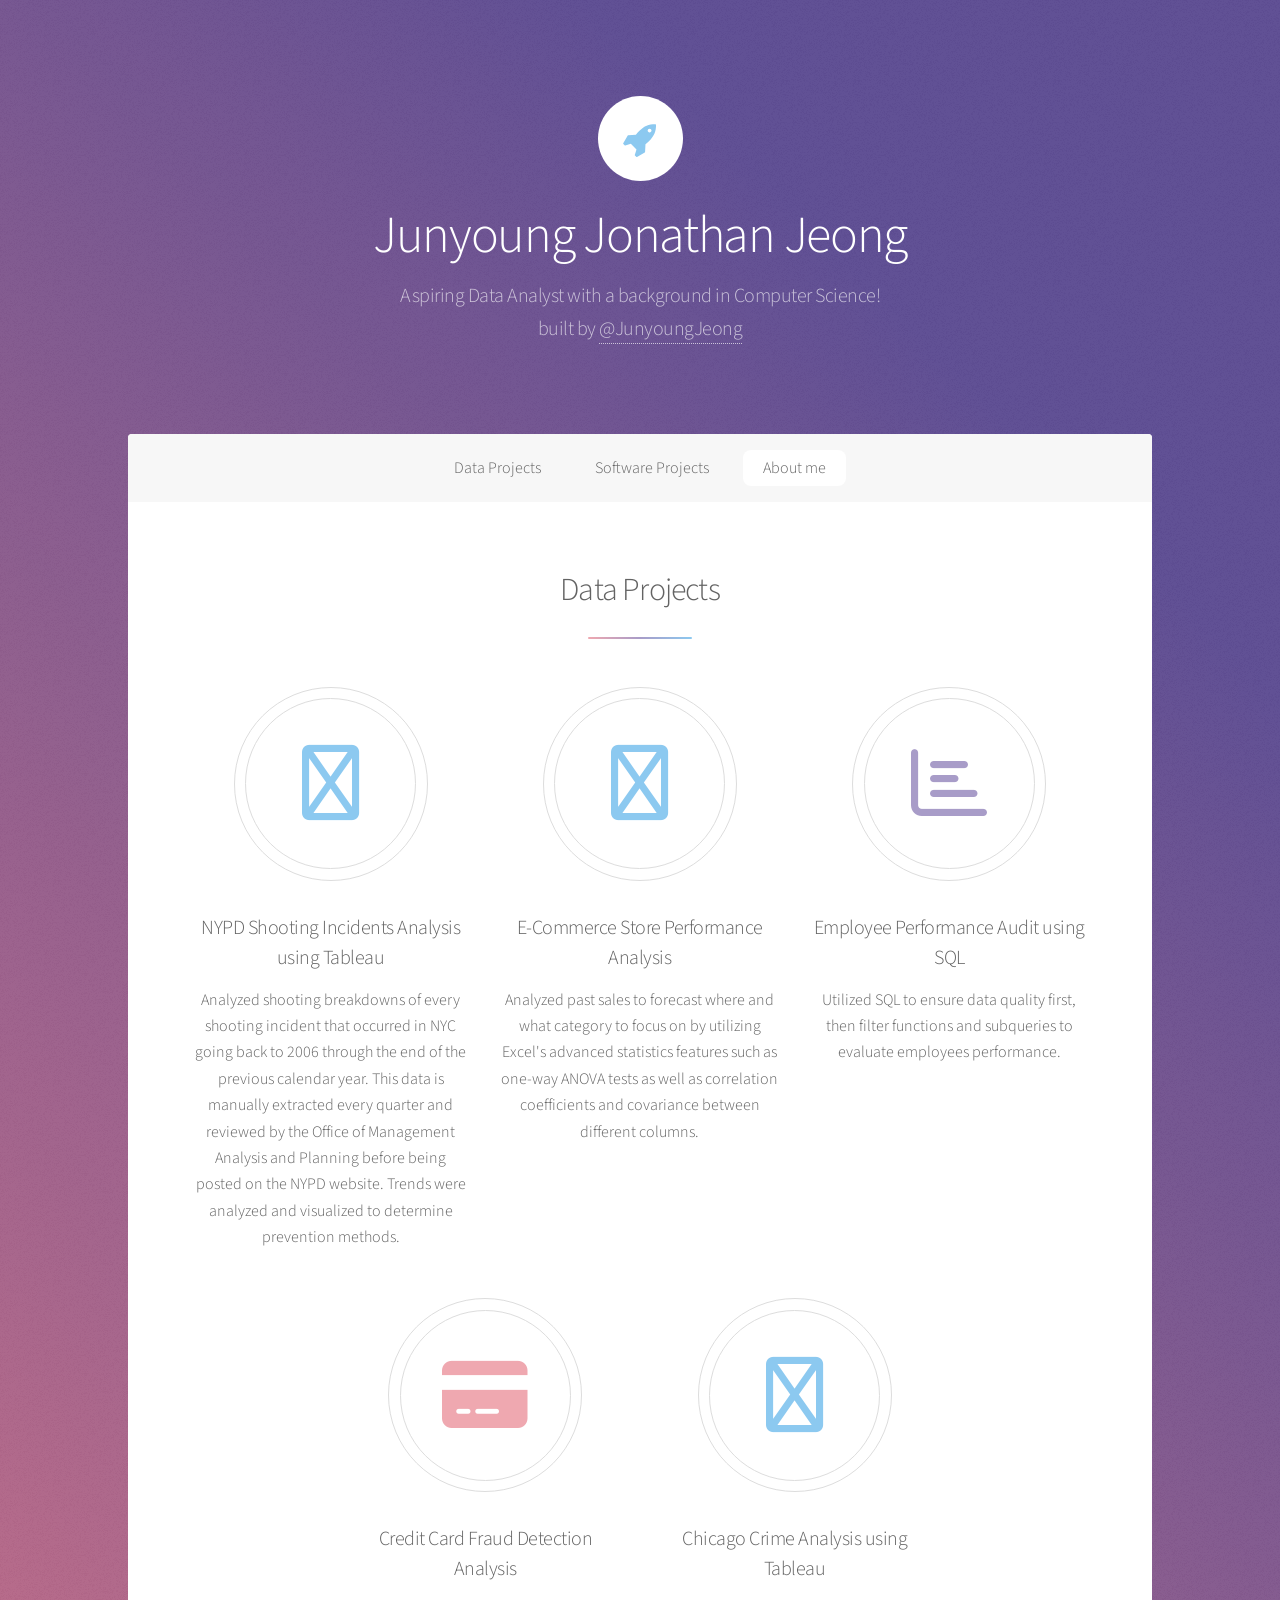
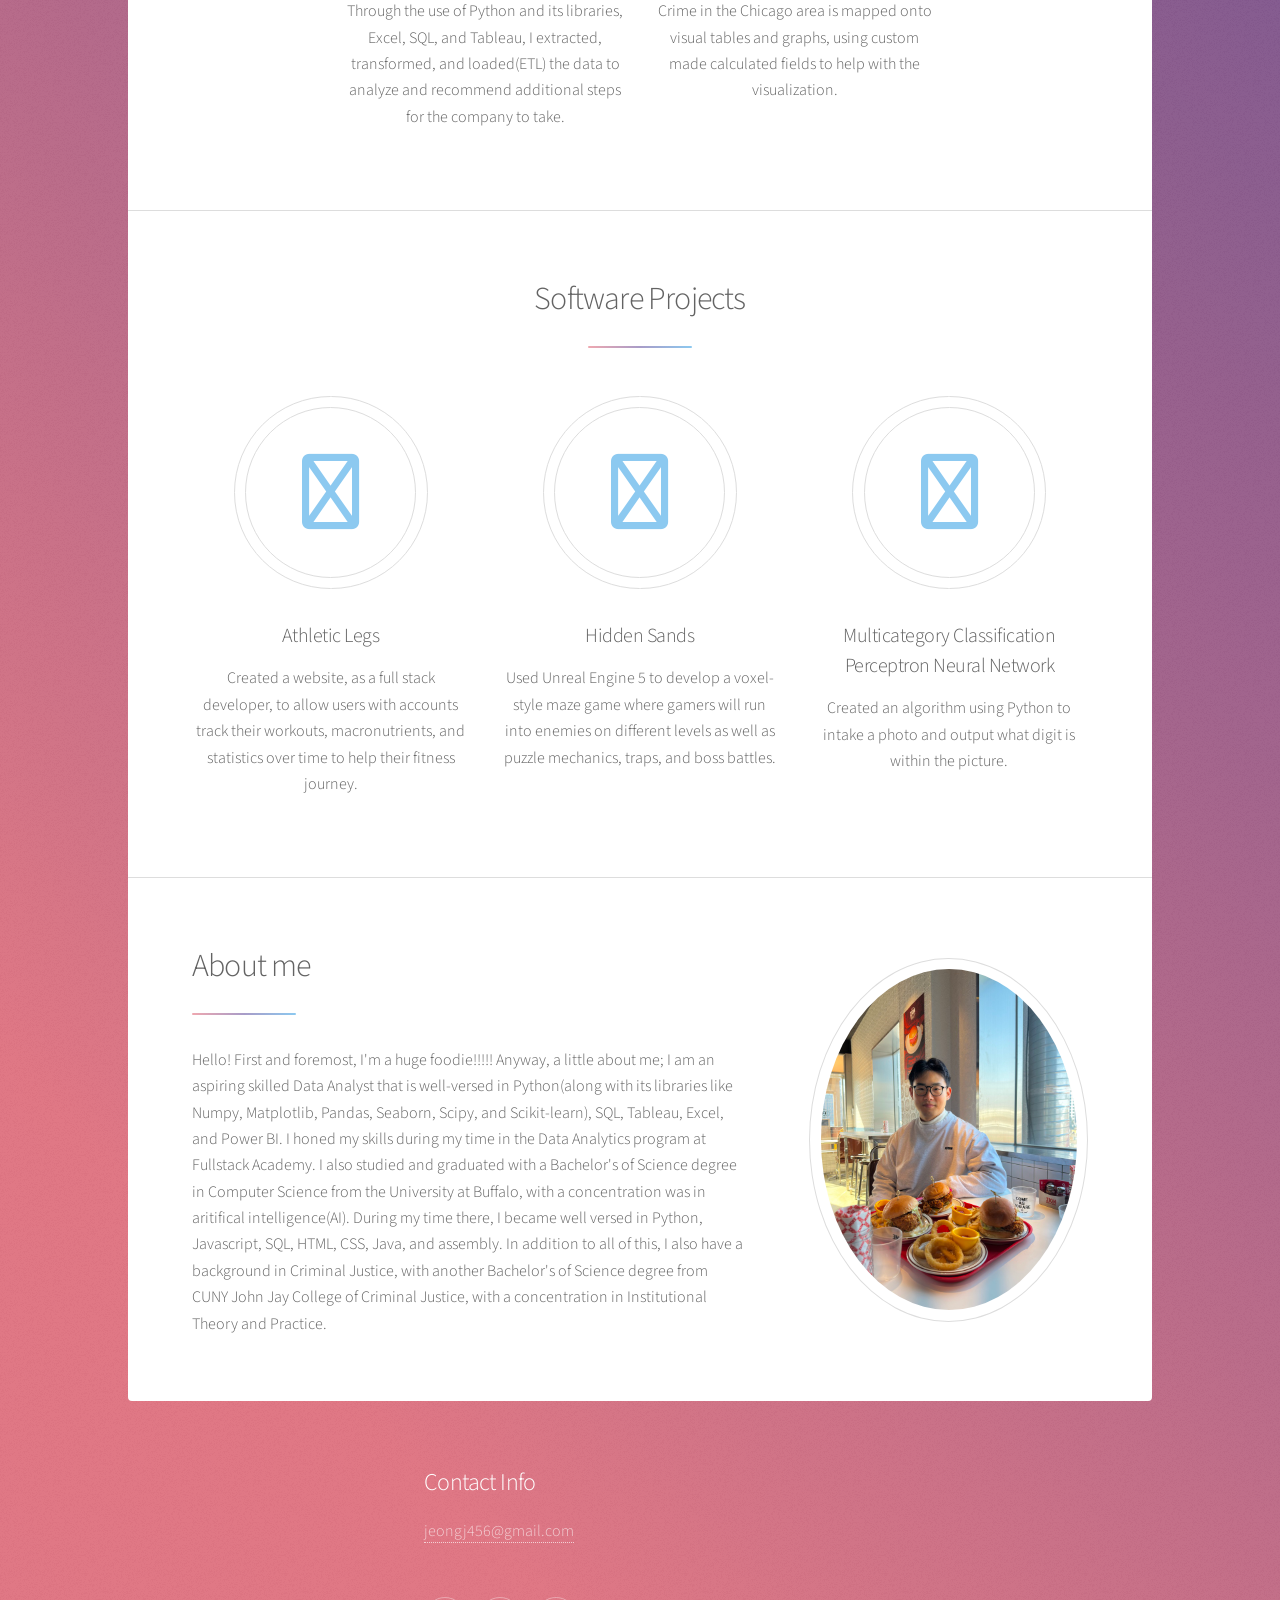
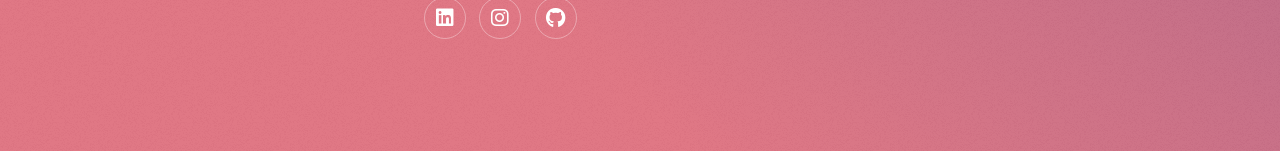
<file: index.html>
<!DOCTYPE HTML>

<html>
	<head>
		<title>Junyoung Jonathan Jeong</title>
		<meta charset="utf-8" />
		<meta name="viewport" content="width=device-width, initial-scale=1, user-scalable=no" />
		<link rel="stylesheet" href="assets/css/main.css" />
		<link rel="stylesheet" href="https://cdnjs.cloudflare.com/ajax/libs/font-awesome/6.0.0/css/all.min.css">
		<noscript><link rel="stylesheet" href="assets/css/noscript.css" /></noscript>
	</head>
	<body class="is-preload">

		<!-- Wrapper -->
			<div id="wrapper">

				<!-- Header -->
					<header id="header" class="alt">
						<span class="logo" hidden><img src="images/logo.svg" alt="" /></span>
						<h1>Junyoung Jonathan Jeong</h1>
						<p>Aspiring Data Analyst with a background in Computer Science!<br />
						built by <a href="https://www.linkedin.com/in/junyoung-jeong/" target="_blank">@JunyoungJeong</a><br />
						<a href="https://www.biblegateway.com/passage/?search=Psalm+46%3A10&version=NLT" hidden>For God's glory!</a></p>
					</header>

				<!-- Nav -->
					<nav id="nav">
						<ul>
							<li><a href="#first">Data Projects</a></li>
							<li><a href="#second">Software Projects</a></li>
							<li><a href="#intro" class="active">About me</a></li>
						</ul>
					</nav>

				<!-- Main -->
					<div id="main">

						<!-- First Section -->
							<section id="first" class="main special">
								<header class="major">
									<h2>Data Projects</h2>
								</header>
								<ul class="features">
									<li>
										<a href="https://public.tableau.com/app/profile/jonathan.jeong/viz/NYPD_Shootings_Dashboard/Dashboard" onclick="location.href='https://public.tableau.com/app/profile/jonathan.jeong/viz/NYPD_Shootings_Analysis/Story1';" target="_blank" class="icon major style5 fa-gun">
											<span class="label"></span>
										</a>
										<h3>NYPD Shooting Incidents Analysis using Tableau</h3>
										<p>
											Analyzed shooting breakdowns of every shooting incident that occurred in NYC going back to 2006 through the end of the previous calendar year. 
											This data is manually extracted every quarter and reviewed by the Office of Management Analysis and Planning before being posted on the NYPD 
											website. Trends were analyzed and visualized to determine prevention methods.
										</p>
									</li>
									<li>
										<a href="https://ubuffalo-my.sharepoint.com/:x:/g/personal/jjjeong_buffalo_edu/EQamG1tUOeRGt8QeeaXZ5qwBZK1YDulmdlELf1n4fhAPQQ?e=Au0Wve" target="_blank"class="icon major style5 fa-hand-holding-usd">
											<span class="label"></span>
										</a>
										<h3>E-Commerce Store Performance Analysis</h3>
										<p>
											Analyzed past sales to forecast where and what category to focus on by utilizing Excel's advanced statistics features such as one-way ANOVA tests as well as correlation coefficients and covariance between different columns.
										</p>
									</li>
									<li>
										<a href="https://github.com/jeongj456/FullStack-Academy/blob/main/SQL_assessment.sql" target="_blank" class="icon major style3 fa-chart-bar">
											<span class="label"></span>
										</a>
										<h3>Employee Performance Audit using SQL</h3>
										<p>
											Utilized SQL to ensure data quality first, then filter functions and subqueries to evaluate employees performance.
										</p>
									</li>
									<li>
										<a href="https://prezi.com/view/7Cy5J1hRlTwvjqFT30zc/" target="_blank" class="icon solid major style1 fa-credit-card">
											<span class="label"></span>
										</a>
										<h3>Credit Card Fraud Detection Analysis</h3>
										<p>
											Through the use of Python and its libraries, Excel, SQL, and Tableau, I extracted, transformed, and loaded(ETL) the data to analyze and recommend additional steps for the company to take.
										</p>
									</li>
									<li>
										<a href="https://public.tableau.com/app/profile/jonathan.jeong/viz/CrimeAnalysis_17479517322330/Story" target="_blank" class="icon major style5 fa-user-secret">
											<span class="label"></span>
										</a>
										<h3>Chicago Crime Analysis using Tableau</h3>
										<p>
											Crime in the Chicago area is mapped onto visual tables and graphs, using custom made calculated fields to help with the visualization.
										</p>
									</li>
								</ul>
							</section>

						<!-- Second Section -->
							<section id="second" class="main special">
								<header class="major">
									<h2>Software Projects</h2>
								</header>

								<ul class="features">
									<li>
										<a href="https://github.com/jeongj456/Athletic-Legs" target="_blank" class="icon major style5 fa-dumbbell">
											<span class="label"></span>
										</a>
										<h3>Athletic Legs</h3>
										<p>
											Created a website, as a full stack developer, to allow users with accounts track their workouts, macronutrients, and statistics over time to help their fitness journey.
										</p>
									</li>
									<li>
										<a href="https://jjjeong.itch.io/hidden-sands" target="_blank" class="icon major style5 fa-gamepad">
											<span class="label"></span>
										</a>
										<h3>Hidden Sands</h3>
										<p>
											Used Unreal Engine 5 to develop a voxel-style maze game where gamers will run into enemies on different levels as well as puzzle mechanics, traps, and boss battles.
										</p>
									</li>
									<li>
										<a href="https://github.com/jeongj456/AI-algorithms/blob/main/multicategory_perceptron.py" target="_blank" class="icon major style5 fa-sitemap">
											<span class="label"></span>
										</a>
										<h3>Multicategory Classification Perceptron Neural Network</h3>
										<p>
											Created an algorithm using Python to intake a photo and output what digit is within the picture.
										</p>
									</li>
								</ul>
							</section>

							<!-- Introduction -->
							<section id="intro" class="main">
								<div class="spotlight">
									<div class="content">
										<header class="major">
											<h2>About me</h2>
										</header>
										<p>Hello! First and foremost, I'm a huge foodie!!!!! Anyway, a little about me; I am
										an aspiring skilled Data Analyst that is well-versed in Python(along with its libraries
										like Numpy, Matplotlib, Pandas, Seaborn, Scipy, and Scikit-learn), SQL, Tableau, Excel,
										and Power BI. I honed my skills during my time in the Data Analytics program at Fullstack Academy.
										I also studied and graduated with a Bachelor's of Science degree in Computer Science from the University at Buffalo, with a 
										concentration was in aritifical intelligence(AI). During my time there, I became well versed
										in Python, Javascript, SQL, HTML, CSS, Java, and assembly. In addition to all of this, I also have a background 
										in Criminal Justice, with another Bachelor's of Science degree from CUNY John Jay College of 
										Criminal Justice, with a concentration in Institutional Theory and Practice.</p>
									</div>
									<span class="image"><img src="images/headshot.jpeg" alt="" /></span>
								</div>
							</section>

					</div>

				<!-- Footer -->
					<footer id="footer">
						<section>
							<h2>Contact Info</h2>
							<dd><a href="mailto:jeongj456@gmail.com?subject=Job opportunity&body=Hi Jonathan! I came across your resume and digital portfolio and am interested in having you on our team.">jeongj456@gmail.com</a></dd>
							<br />
							<br />
							<ul class="icons">
								<li><a href="https://www.linkedin.com/in/junyoung-jeong/" target="_blank" class="icon brands fa-linkedin alt"><span class="label">LinkedIn</span></a></li>
								<li><a href="https://www.instagram.com/jonj_45/" target="_blank" class="icon brands fa-instagram alt"><span class="label">Instagram</span></a></li>
								<li><a href="https://github.com/jeongj456?tab=repositories" target="_blank" class="icon brands fa-github alt"><span class="label">GitHub</span></a></li>
							</ul>
						</section>
					</footer>

			</div>

		<!-- Scripts -->
			<script src="assets/js/jquery.min.js"></script>
			<script src="assets/js/jquery.scrollex.min.js"></script>
			<script src="assets/js/jquery.scrolly.min.js"></script>
			<script src="assets/js/browser.min.js"></script>
			<script src="assets/js/breakpoints.min.js"></script>
			<script src="assets/js/util.js"></script>
			<script src="assets/js/main.js"></script>

	</body>
</html>
</file>
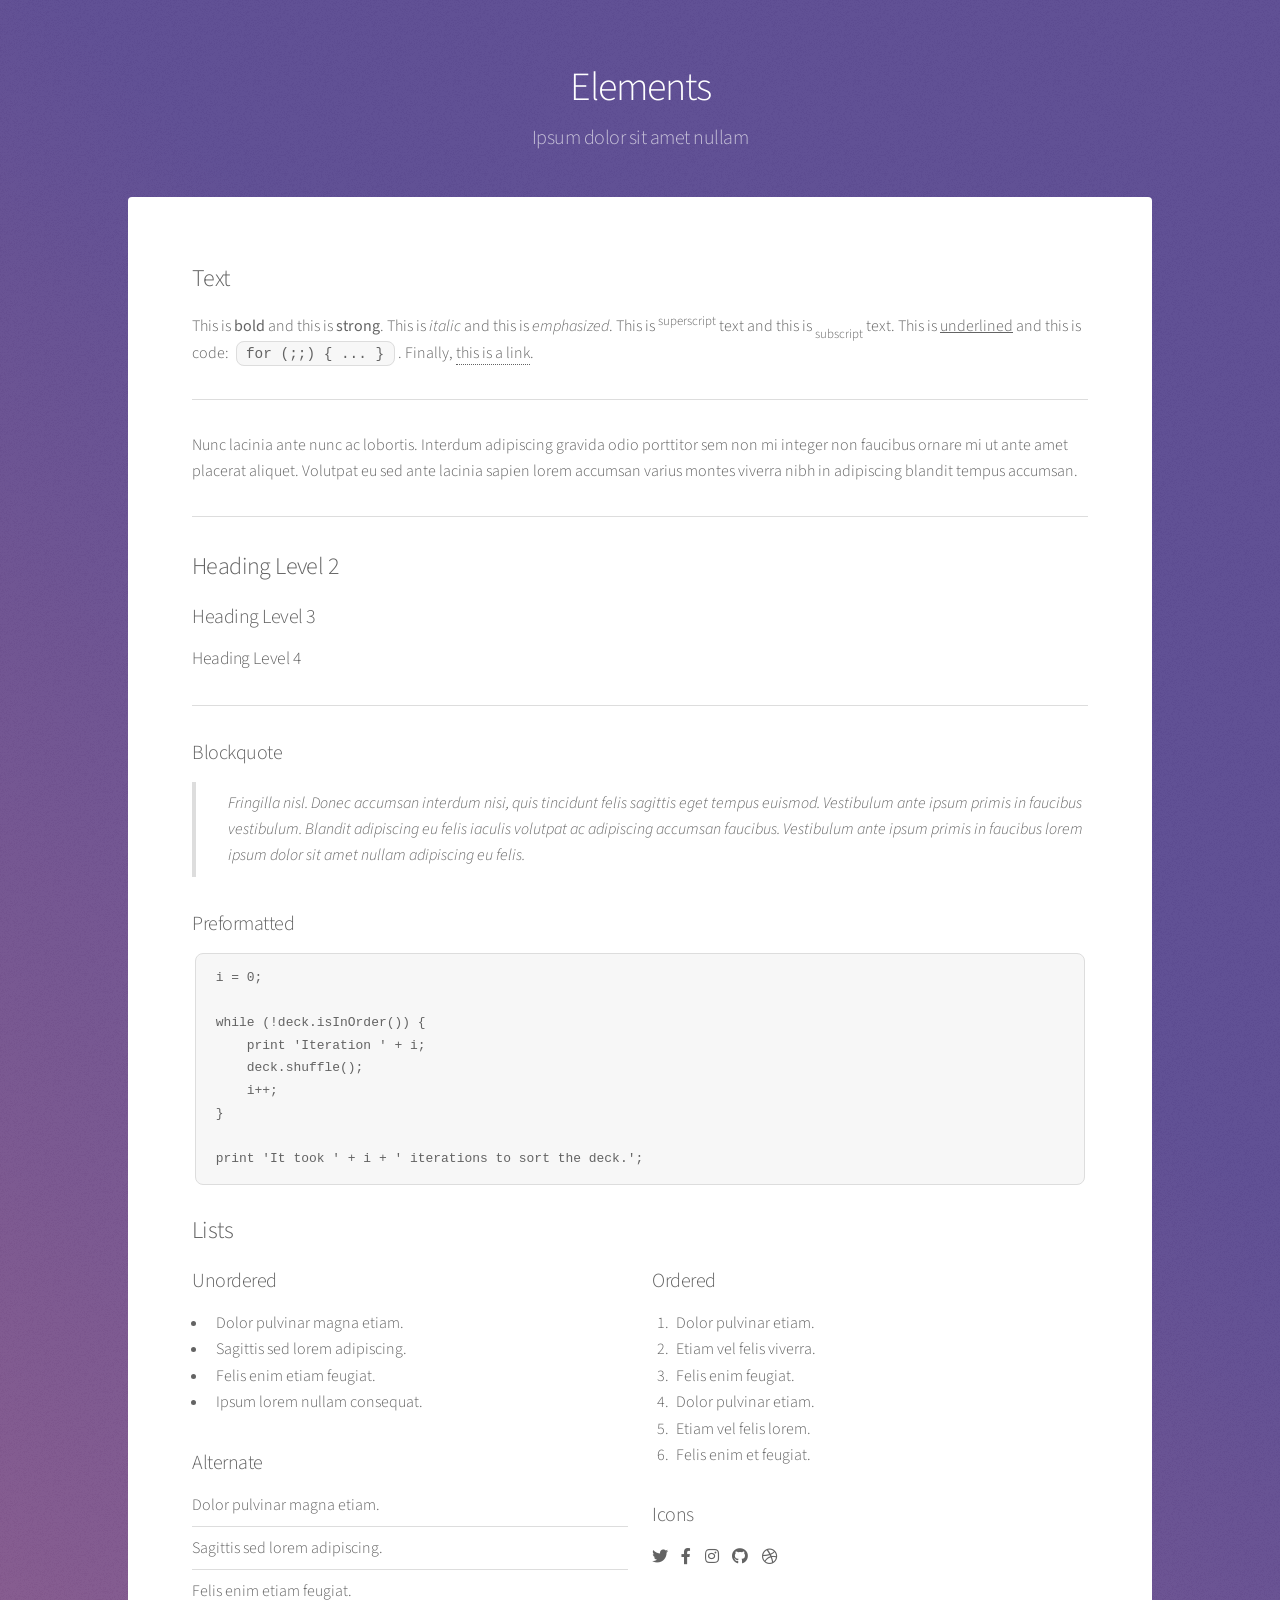
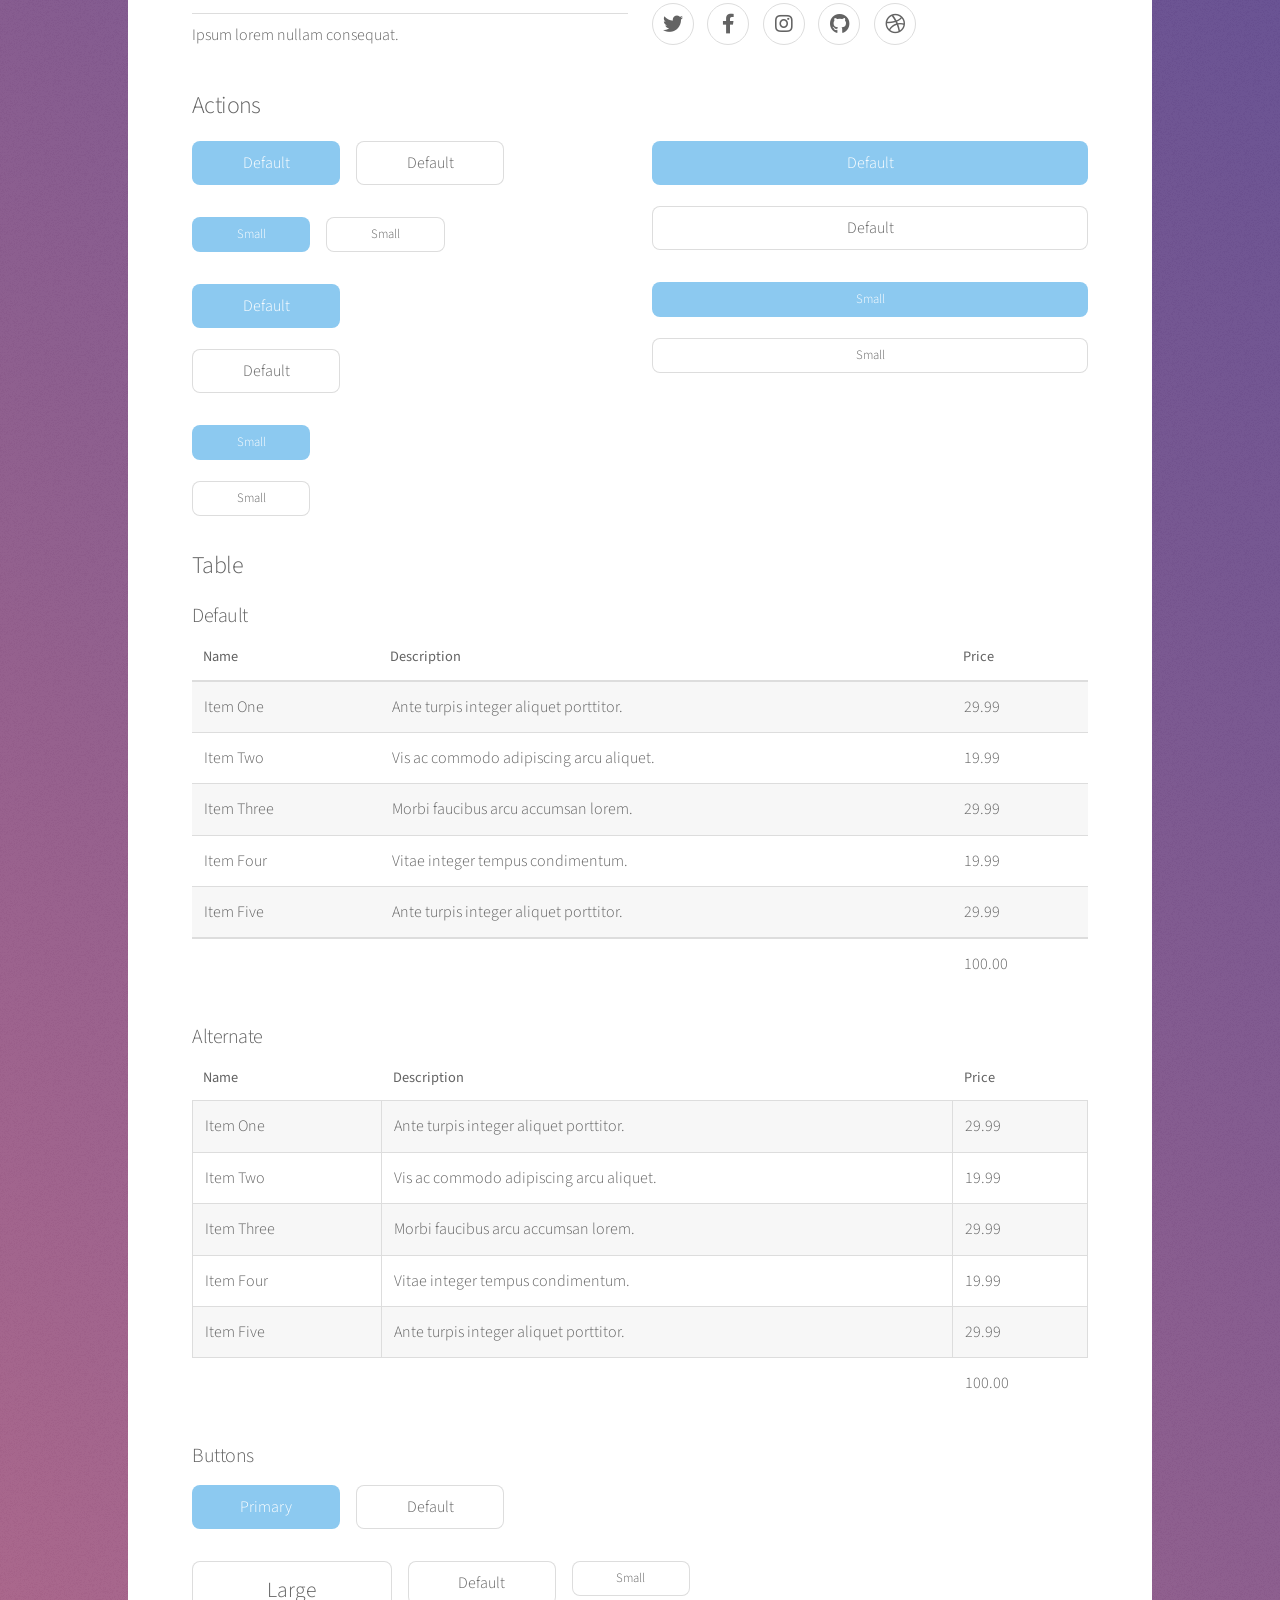
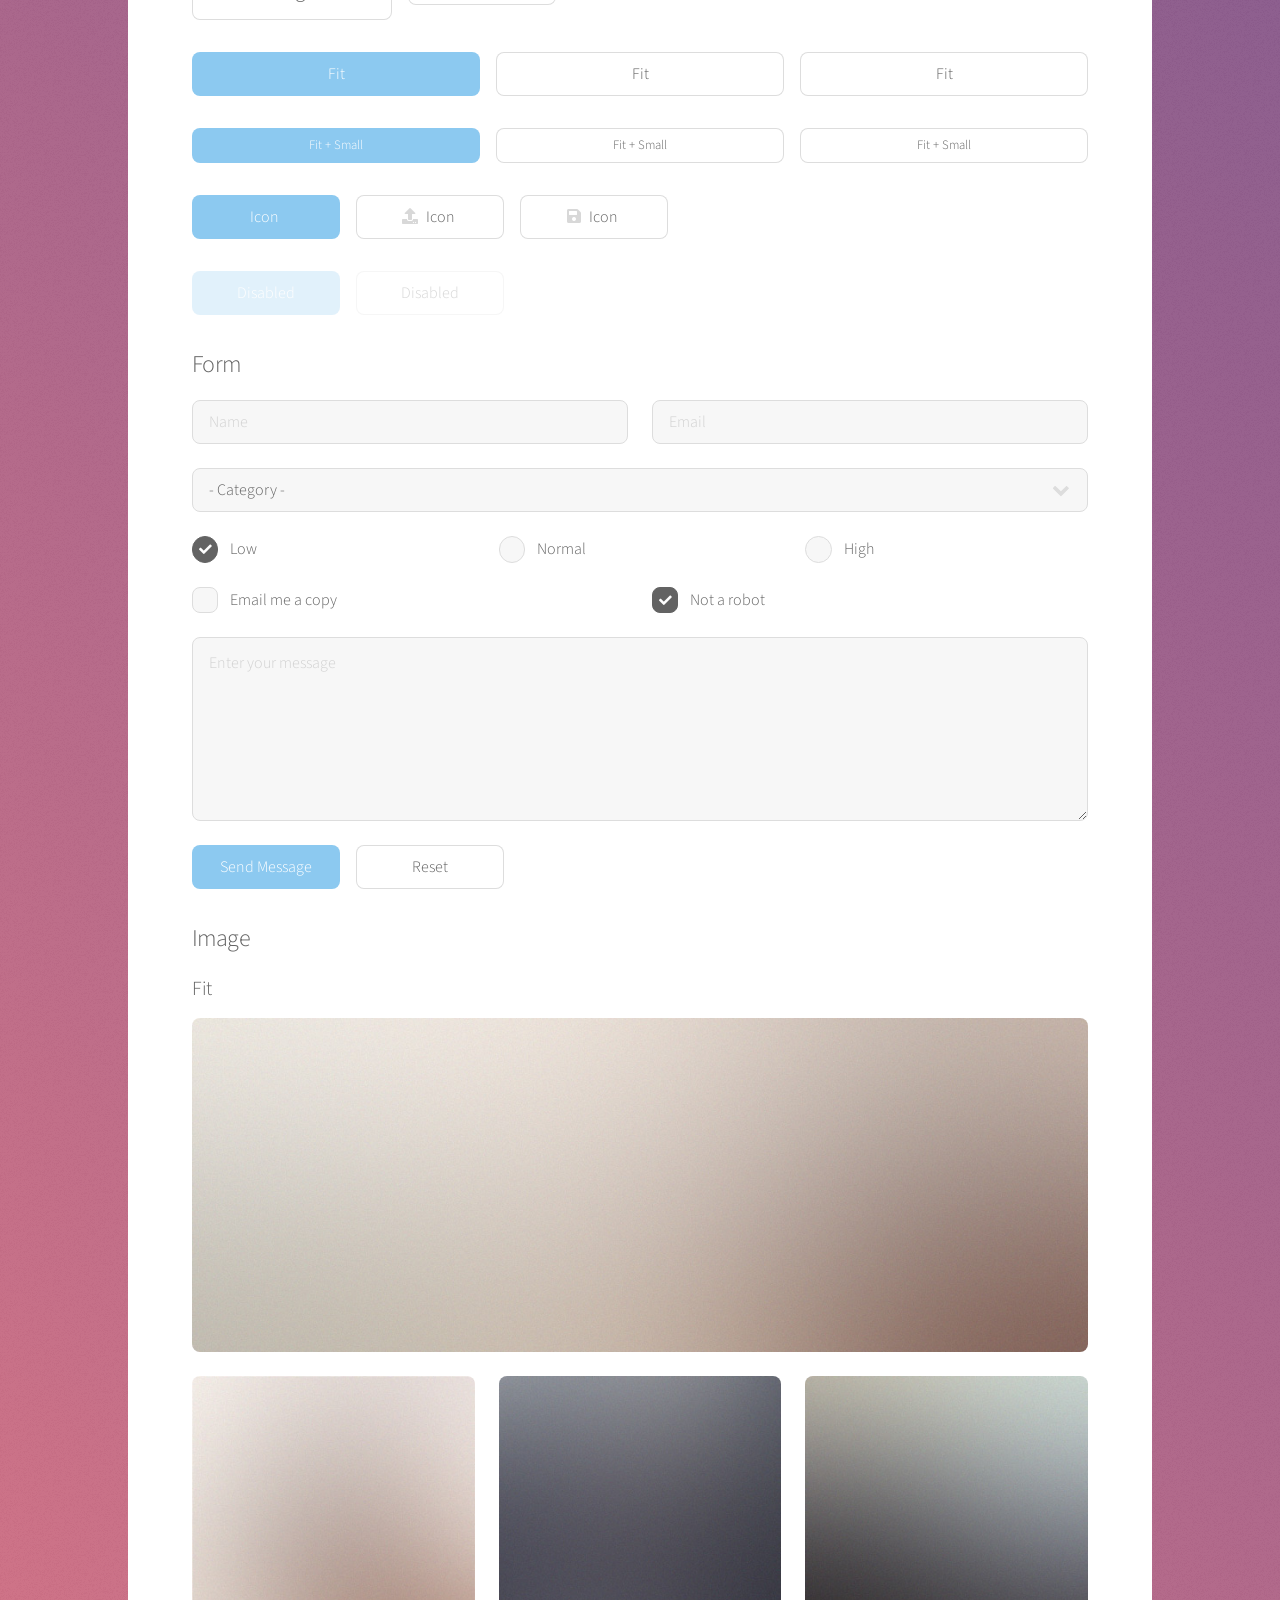
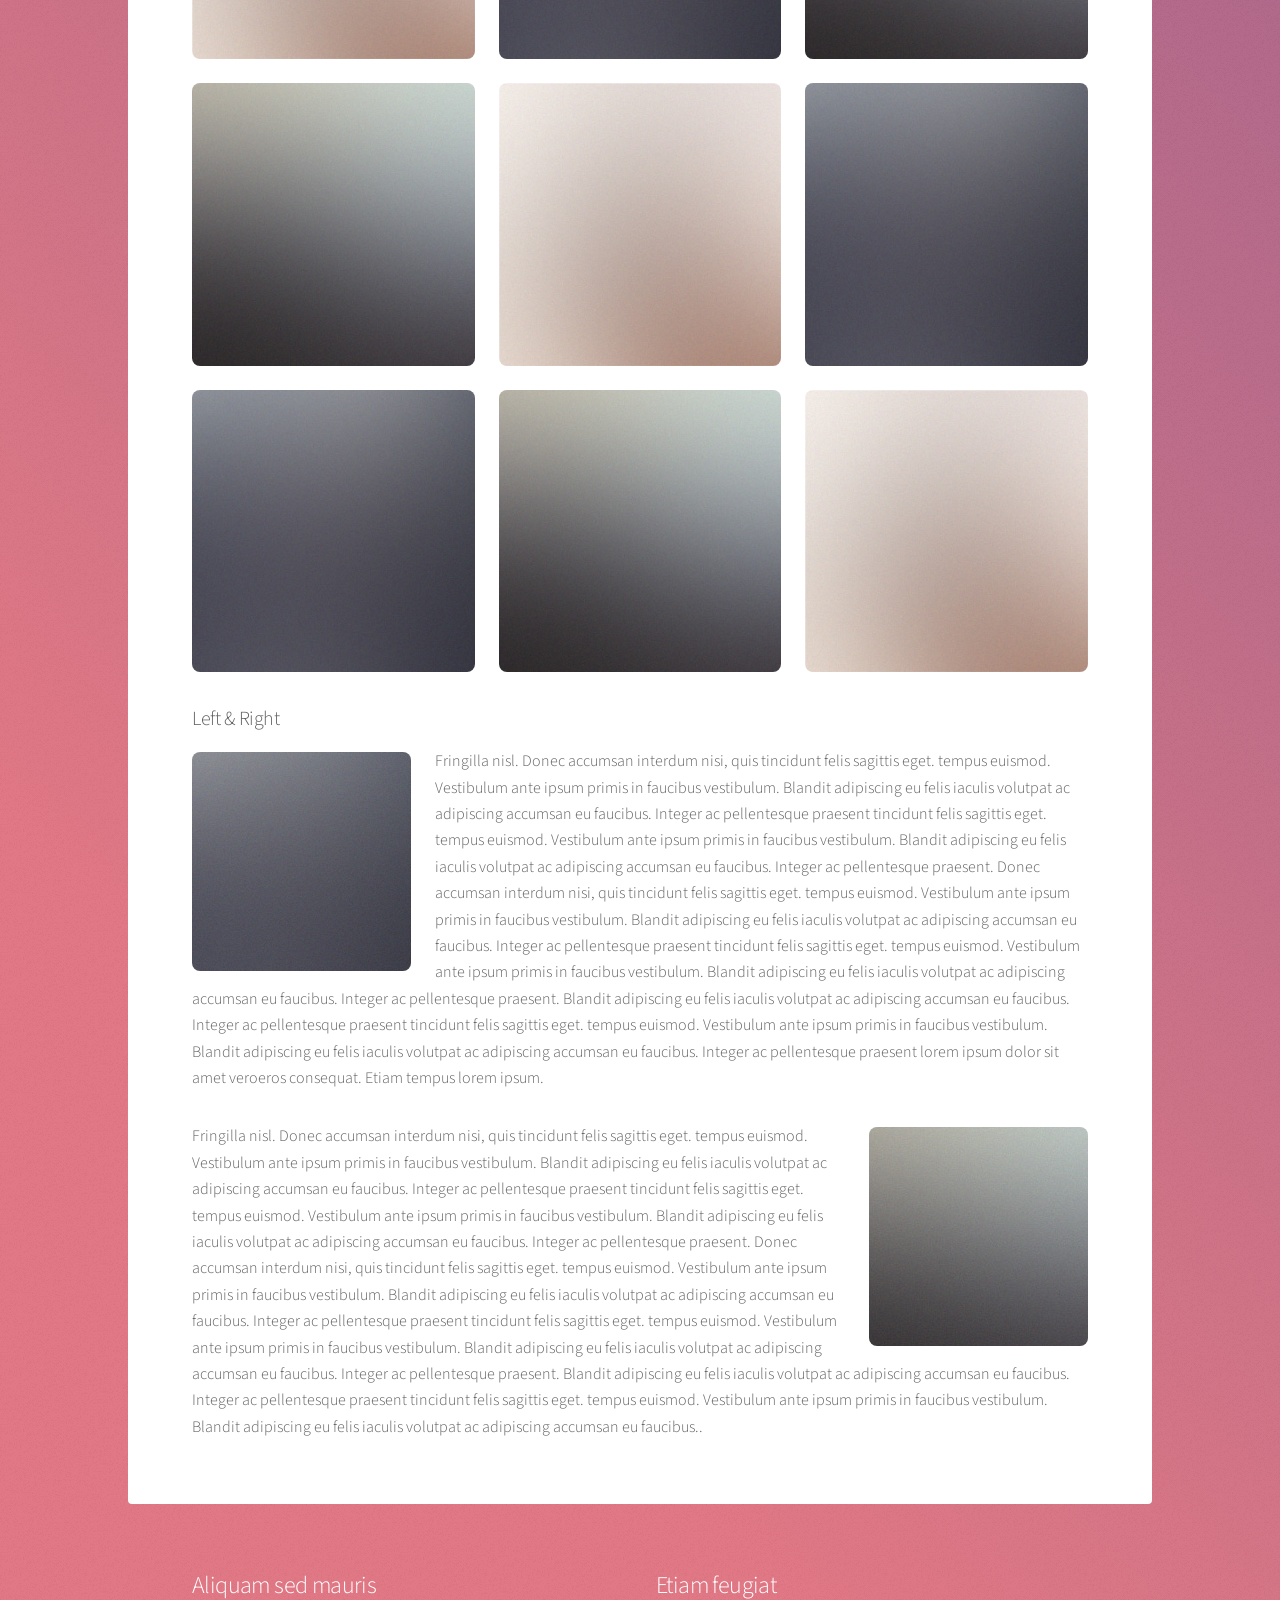
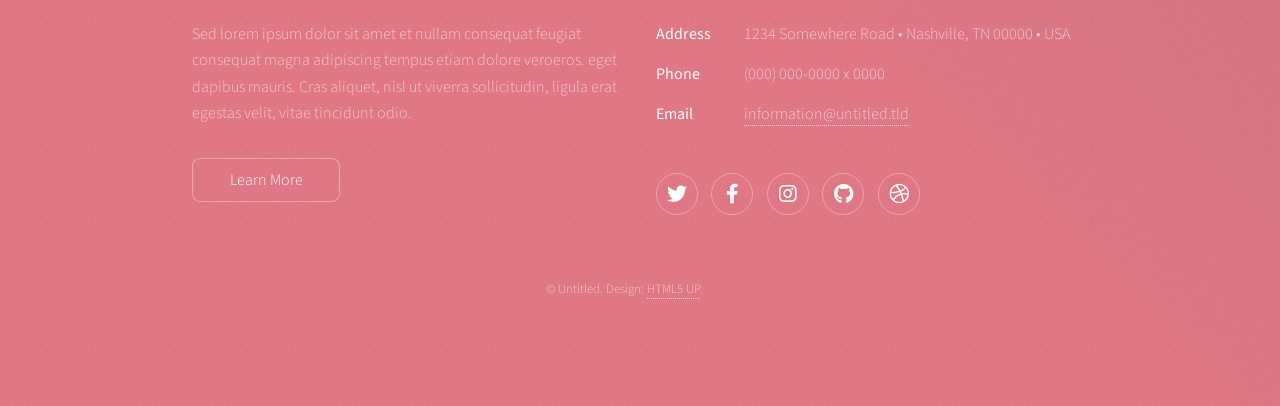
<file: elements.html>
<!DOCTYPE HTML>
<!--
	Stellar by HTML5 UP
	html5up.net | @ajlkn
	Free for personal and commercial use under the CCA 3.0 license (html5up.net/license)
-->
<html>
	<head>
		<title>Elements - Stellar by HTML5 UP</title>
		<meta charset="utf-8" />
		<meta name="viewport" content="width=device-width, initial-scale=1, user-scalable=no" />
		<link rel="stylesheet" href="assets/css/main.css" />
		<noscript><link rel="stylesheet" href="assets/css/noscript.css" /></noscript>
	</head>
	<body class="is-preload">

		<!-- Wrapper -->
			<div id="wrapper">

				<!-- Header -->
					<header id="header">
						<h1>Elements</h1>
						<p>Ipsum dolor sit amet nullam</p>
					</header>

				<!-- Main -->
					<div id="main">

						<!-- Content -->
							<section id="content" class="main">

								<!-- Text -->
									<section>
										<h2>Text</h2>
										<p>This is <b>bold</b> and this is <strong>strong</strong>. This is <i>italic</i> and this is <em>emphasized</em>.
										This is <sup>superscript</sup> text and this is <sub>subscript</sub> text.
										This is <u>underlined</u> and this is code: <code>for (;;) { ... }</code>. Finally, <a href="#">this is a link</a>.</p>
										<hr />
										<p>Nunc lacinia ante nunc ac lobortis. Interdum adipiscing gravida odio porttitor sem non mi integer non faucibus ornare mi ut ante amet placerat aliquet. Volutpat eu sed ante lacinia sapien lorem accumsan varius montes viverra nibh in adipiscing blandit tempus accumsan.</p>
										<hr />
										<h2>Heading Level 2</h2>
										<h3>Heading Level 3</h3>
										<h4>Heading Level 4</h4>
										<hr />
										<h3>Blockquote</h3>
										<blockquote>Fringilla nisl. Donec accumsan interdum nisi, quis tincidunt felis sagittis eget tempus euismod. Vestibulum ante ipsum primis in faucibus vestibulum. Blandit adipiscing eu felis iaculis volutpat ac adipiscing accumsan faucibus. Vestibulum ante ipsum primis in faucibus lorem ipsum dolor sit amet nullam adipiscing eu felis.</blockquote>
										<h3>Preformatted</h3>
										<pre><code>i = 0;

while (!deck.isInOrder()) {
    print 'Iteration ' + i;
    deck.shuffle();
    i++;
}

print 'It took ' + i + ' iterations to sort the deck.';</code></pre>
									</section>

								<!-- Lists -->
									<section>
										<h2>Lists</h2>
										<div class="row">
											<div class="col-6 col-12-medium">
												<h3>Unordered</h3>
												<ul>
													<li>Dolor pulvinar magna etiam.</li>
													<li>Sagittis sed lorem adipiscing.</li>
													<li>Felis enim etiam feugiat.</li>
													<li>Ipsum lorem nullam consequat.</li>
												</ul>
												<h3>Alternate</h3>
												<ul class="alt">
													<li>Dolor pulvinar magna etiam.</li>
													<li>Sagittis sed lorem adipiscing.</li>
													<li>Felis enim etiam feugiat.</li>
													<li>Ipsum lorem nullam consequat.</li>
												</ul>
											</div>
											<div class="col-6 col-12-medium">
												<h3>Ordered</h3>
												<ol>
													<li>Dolor pulvinar etiam.</li>
													<li>Etiam vel felis viverra.</li>
													<li>Felis enim feugiat.</li>
													<li>Dolor pulvinar etiam.</li>
													<li>Etiam vel felis lorem.</li>
													<li>Felis enim et feugiat.</li>
												</ol>
												<h3>Icons</h3>
												<ul class="icons">
													<li><a href="#" class="icon brands fa-twitter"><span class="label">Twitter</span></a></li>
													<li><a href="#" class="icon brands fa-facebook-f"><span class="label">Facebook</span></a></li>
													<li><a href="#" class="icon brands fa-instagram"><span class="label">Instagram</span></a></li>
													<li><a href="#" class="icon brands fa-github"><span class="label">GitHub</span></a></li>
													<li><a href="#" class="icon brands fa-dribbble"><span class="label">Dribbble</span></a></li>
												</ul>
												<ul class="icons">
													<li><a href="#" class="icon brands alt fa-twitter"><span class="label">Twitter</span></a></li>
													<li><a href="#" class="icon brands alt fa-facebook-f"><span class="label">Facebook</span></a></li>
													<li><a href="#" class="icon brands alt fa-instagram"><span class="label">Instagram</span></a></li>
													<li><a href="#" class="icon brands alt fa-github"><span class="label">GitHub</span></a></li>
													<li><a href="#" class="icon brands alt fa-dribbble"><span class="label">Dribbble</span></a></li>
												</ul>
											</div>
										</div>
										<h2>Actions</h2>
										<div class="row">
											<div class="col-6 col-12-medium">
												<ul class="actions">
													<li><a href="#" class="button primary">Default</a></li>
													<li><a href="#" class="button">Default</a></li>
												</ul>
												<ul class="actions small">
													<li><a href="#" class="button primary small">Small</a></li>
													<li><a href="#" class="button small">Small</a></li>
												</ul>
												<ul class="actions stacked">
													<li><a href="#" class="button primary">Default</a></li>
													<li><a href="#" class="button">Default</a></li>
												</ul>
												<ul class="actions stacked">
													<li><a href="#" class="button primary small">Small</a></li>
													<li><a href="#" class="button small">Small</a></li>
												</ul>
											</div>
											<div class="col-6 col-12-medium">
												<ul class="actions stacked">
													<li><a href="#" class="button primary fit">Default</a></li>
													<li><a href="#" class="button fit">Default</a></li>
												</ul>
												<ul class="actions stacked">
													<li><a href="#" class="button primary small fit">Small</a></li>
													<li><a href="#" class="button small fit">Small</a></li>
												</ul>
											</div>
										</div>
									</section>

								<!-- Table -->
									<section>
										<h2>Table</h2>
										<h3>Default</h3>
										<div class="table-wrapper">
											<table>
												<thead>
													<tr>
														<th>Name</th>
														<th>Description</th>
														<th>Price</th>
													</tr>
												</thead>
												<tbody>
													<tr>
														<td>Item One</td>
														<td>Ante turpis integer aliquet porttitor.</td>
														<td>29.99</td>
													</tr>
													<tr>
														<td>Item Two</td>
														<td>Vis ac commodo adipiscing arcu aliquet.</td>
														<td>19.99</td>
													</tr>
													<tr>
														<td>Item Three</td>
														<td> Morbi faucibus arcu accumsan lorem.</td>
														<td>29.99</td>
													</tr>
													<tr>
														<td>Item Four</td>
														<td>Vitae integer tempus condimentum.</td>
														<td>19.99</td>
													</tr>
													<tr>
														<td>Item Five</td>
														<td>Ante turpis integer aliquet porttitor.</td>
														<td>29.99</td>
													</tr>
												</tbody>
												<tfoot>
													<tr>
														<td colspan="2"></td>
														<td>100.00</td>
													</tr>
												</tfoot>
											</table>
										</div>

										<h3>Alternate</h3>
										<div class="table-wrapper">
											<table class="alt">
												<thead>
													<tr>
														<th>Name</th>
														<th>Description</th>
														<th>Price</th>
													</tr>
												</thead>
												<tbody>
													<tr>
														<td>Item One</td>
														<td>Ante turpis integer aliquet porttitor.</td>
														<td>29.99</td>
													</tr>
													<tr>
														<td>Item Two</td>
														<td>Vis ac commodo adipiscing arcu aliquet.</td>
														<td>19.99</td>
													</tr>
													<tr>
														<td>Item Three</td>
														<td> Morbi faucibus arcu accumsan lorem.</td>
														<td>29.99</td>
													</tr>
													<tr>
														<td>Item Four</td>
														<td>Vitae integer tempus condimentum.</td>
														<td>19.99</td>
													</tr>
													<tr>
														<td>Item Five</td>
														<td>Ante turpis integer aliquet porttitor.</td>
														<td>29.99</td>
													</tr>
												</tbody>
												<tfoot>
													<tr>
														<td colspan="2"></td>
														<td>100.00</td>
													</tr>
												</tfoot>
											</table>
										</div>
									</section>

								<!-- Buttons -->
									<section>
										<h3>Buttons</h3>
										<ul class="actions">
											<li><a href="#" class="button primary">Primary</a></li>
											<li><a href="#" class="button">Default</a></li>
										</ul>
										<ul class="actions">
											<li><a href="#" class="button large">Large</a></li>
											<li><a href="#" class="button">Default</a></li>
											<li><a href="#" class="button small">Small</a></li>
										</ul>
										<ul class="actions fit">
											<li><a href="#" class="button primary fit">Fit</a></li>
											<li><a href="#" class="button fit">Fit</a></li>
											<li><a href="#" class="button fit">Fit</a></li>
										</ul>
										<ul class="actions fit small">
											<li><a href="#" class="button primary fit small">Fit + Small</a></li>
											<li><a href="#" class="button fit small">Fit + Small</a></li>
											<li><a href="#" class="button fit small">Fit + Small</a></li>
										</ul>
										<ul class="actions">
											<li><a href="#" class="button primary icon solidfa-download">Icon</a></li>
											<li><a href="#" class="button icon solid fa-upload">Icon</a></li>
											<li><a href="#" class="button icon solid fa-save">Icon</a></li>
										</ul>
										<ul class="actions">
											<li><span class="button primary disabled">Disabled</span></li>
											<li><span class="button disabled">Disabled</span></li>
										</ul>
									</section>

								<!-- Form -->
									<section>
										<h2>Form</h2>
										<form method="post" action="#">
											<div class="row gtr-uniform">
												<div class="col-6 col-12-xsmall">
													<input type="text" name="demo-name" id="demo-name" value="" placeholder="Name" />
												</div>
												<div class="col-6 col-12-xsmall">
													<input type="email" name="demo-email" id="demo-email" value="" placeholder="Email" />
												</div>
												<div class="col-12">
													<select name="demo-category" id="demo-category">
														<option value="">- Category -</option>
														<option value="1">Manufacturing</option>
														<option value="1">Shipping</option>
														<option value="1">Administration</option>
														<option value="1">Human Resources</option>
													</select>
												</div>
												<div class="col-4 col-12-small">
													<input type="radio" id="demo-priority-low" name="demo-priority" checked>
													<label for="demo-priority-low">Low</label>
												</div>
												<div class="col-4 col-12-small">
													<input type="radio" id="demo-priority-normal" name="demo-priority">
													<label for="demo-priority-normal">Normal</label>
												</div>
												<div class="col-4 col-12-small">
													<input type="radio" id="demo-priority-high" name="demo-priority">
													<label for="demo-priority-high">High</label>
												</div>
												<div class="col-6 col-12-small">
													<input type="checkbox" id="demo-copy" name="demo-copy">
													<label for="demo-copy">Email me a copy</label>
												</div>
												<div class="col-6 col-12-small">
													<input type="checkbox" id="demo-human" name="demo-human" checked>
													<label for="demo-human">Not a robot</label>
												</div>
												<div class="col-12">
													<textarea name="demo-message" id="demo-message" placeholder="Enter your message" rows="6"></textarea>
												</div>
												<div class="col-12">
													<ul class="actions">
														<li><input type="submit" value="Send Message" class="primary" /></li>
														<li><input type="reset" value="Reset" /></li>
													</ul>
												</div>
											</div>
										</form>
									</section>

								<!-- Image -->
									<section>
										<h2>Image</h2>
										<h3>Fit</h3>
										<div class="box alt">
											<div class="row gtr-uniform">
												<div class="col-12"><span class="image fit"><img src="images/pic04.jpg" alt="" /></span></div>
												<div class="col-4"><span class="image fit"><img src="images/pic01.jpg" alt="" /></span></div>
												<div class="col-4"><span class="image fit"><img src="images/pic02.jpg" alt="" /></span></div>
												<div class="col-4"><span class="image fit"><img src="images/pic03.jpg" alt="" /></span></div>
												<div class="col-4"><span class="image fit"><img src="images/pic03.jpg" alt="" /></span></div>
												<div class="col-4"><span class="image fit"><img src="images/pic01.jpg" alt="" /></span></div>
												<div class="col-4"><span class="image fit"><img src="images/pic02.jpg" alt="" /></span></div>
												<div class="col-4"><span class="image fit"><img src="images/pic02.jpg" alt="" /></span></div>
												<div class="col-4"><span class="image fit"><img src="images/pic03.jpg" alt="" /></span></div>
												<div class="col-4"><span class="image fit"><img src="images/pic01.jpg" alt="" /></span></div>
											</div>
										</div>
										<h3>Left &amp; Right</h3>
										<p><span class="image left"><img src="images/pic05.jpg" alt="" /></span>Fringilla nisl. Donec accumsan interdum nisi, quis tincidunt felis sagittis eget. tempus euismod. Vestibulum ante ipsum primis in faucibus vestibulum. Blandit adipiscing eu felis iaculis volutpat ac adipiscing accumsan eu faucibus. Integer ac pellentesque praesent tincidunt felis sagittis eget. tempus euismod. Vestibulum ante ipsum primis in faucibus vestibulum. Blandit adipiscing eu felis iaculis volutpat ac adipiscing accumsan eu faucibus. Integer ac pellentesque praesent. Donec accumsan interdum nisi, quis tincidunt felis sagittis eget. tempus euismod. Vestibulum ante ipsum primis in faucibus vestibulum. Blandit adipiscing eu felis iaculis volutpat ac adipiscing accumsan eu faucibus. Integer ac pellentesque praesent tincidunt felis sagittis eget. tempus euismod. Vestibulum ante ipsum primis in faucibus vestibulum. Blandit adipiscing eu felis iaculis volutpat ac adipiscing accumsan eu faucibus. Integer ac pellentesque praesent. Blandit adipiscing eu felis iaculis volutpat ac adipiscing accumsan eu faucibus. Integer ac pellentesque praesent tincidunt felis sagittis eget. tempus euismod. Vestibulum ante ipsum primis in faucibus vestibulum. Blandit adipiscing eu felis iaculis volutpat ac adipiscing accumsan eu faucibus. Integer ac pellentesque praesent lorem ipsum dolor sit amet veroeros consequat. Etiam tempus lorem ipsum.</p>
										<p><span class="image right"><img src="images/pic06.jpg" alt="" /></span>Fringilla nisl. Donec accumsan interdum nisi, quis tincidunt felis sagittis eget. tempus euismod. Vestibulum ante ipsum primis in faucibus vestibulum. Blandit adipiscing eu felis iaculis volutpat ac adipiscing accumsan eu faucibus. Integer ac pellentesque praesent tincidunt felis sagittis eget. tempus euismod. Vestibulum ante ipsum primis in faucibus vestibulum. Blandit adipiscing eu felis iaculis volutpat ac adipiscing accumsan eu faucibus. Integer ac pellentesque praesent. Donec accumsan interdum nisi, quis tincidunt felis sagittis eget. tempus euismod. Vestibulum ante ipsum primis in faucibus vestibulum. Blandit adipiscing eu felis iaculis volutpat ac adipiscing accumsan eu faucibus. Integer ac pellentesque praesent tincidunt felis sagittis eget. tempus euismod. Vestibulum ante ipsum primis in faucibus vestibulum. Blandit adipiscing eu felis iaculis volutpat ac adipiscing accumsan eu faucibus. Integer ac pellentesque praesent. Blandit adipiscing eu felis iaculis volutpat ac adipiscing accumsan eu faucibus. Integer ac pellentesque praesent tincidunt felis sagittis eget. tempus euismod. Vestibulum ante ipsum primis in faucibus vestibulum. Blandit adipiscing eu felis iaculis volutpat ac adipiscing accumsan eu faucibus..</p>
									</section>

							</section>

					</div>

				<!-- Footer -->
					<footer id="footer">
						<section>
							<h2>Aliquam sed mauris</h2>
							<p>Sed lorem ipsum dolor sit amet et nullam consequat feugiat consequat magna adipiscing tempus etiam dolore veroeros. eget dapibus mauris. Cras aliquet, nisl ut viverra sollicitudin, ligula erat egestas velit, vitae tincidunt odio.</p>
							<ul class="actions">
								<li><a href="#" class="button">Learn More</a></li>
							</ul>
						</section>
						<section>
							<h2>Etiam feugiat</h2>
							<dl class="alt">
								<dt>Address</dt>
								<dd>1234 Somewhere Road &bull; Nashville, TN 00000 &bull; USA</dd>
								<dt>Phone</dt>
								<dd>(000) 000-0000 x 0000</dd>
								<dt>Email</dt>
								<dd><a href="#">information@untitled.tld</a></dd>
							</dl>
							<ul class="icons">
								<li><a href="#" class="icon brands fa-twitter alt"><span class="label">Twitter</span></a></li>
								<li><a href="#" class="icon brands fa-facebook-f alt"><span class="label">Facebook</span></a></li>
								<li><a href="#" class="icon brands fa-instagram alt"><span class="label">Instagram</span></a></li>
								<li><a href="#" class="icon brands fa-github alt"><span class="label">GitHub</span></a></li>
								<li><a href="#" class="icon brands fa-dribbble alt"><span class="label">Dribbble</span></a></li>
							</ul>
						</section>
						<p class="copyright">&copy; Untitled. Design: <a href="https://html5up.net">HTML5 UP</a>.</p>
					</footer>

			</div>

		<!-- Scripts -->
			<script src="assets/js/jquery.min.js"></script>
			<script src="assets/js/jquery.scrollex.min.js"></script>
			<script src="assets/js/jquery.scrolly.min.js"></script>
			<script src="assets/js/browser.min.js"></script>
			<script src="assets/js/breakpoints.min.js"></script>
			<script src="assets/js/util.js"></script>
			<script src="assets/js/main.js"></script>

	</body>
</html>
</file>
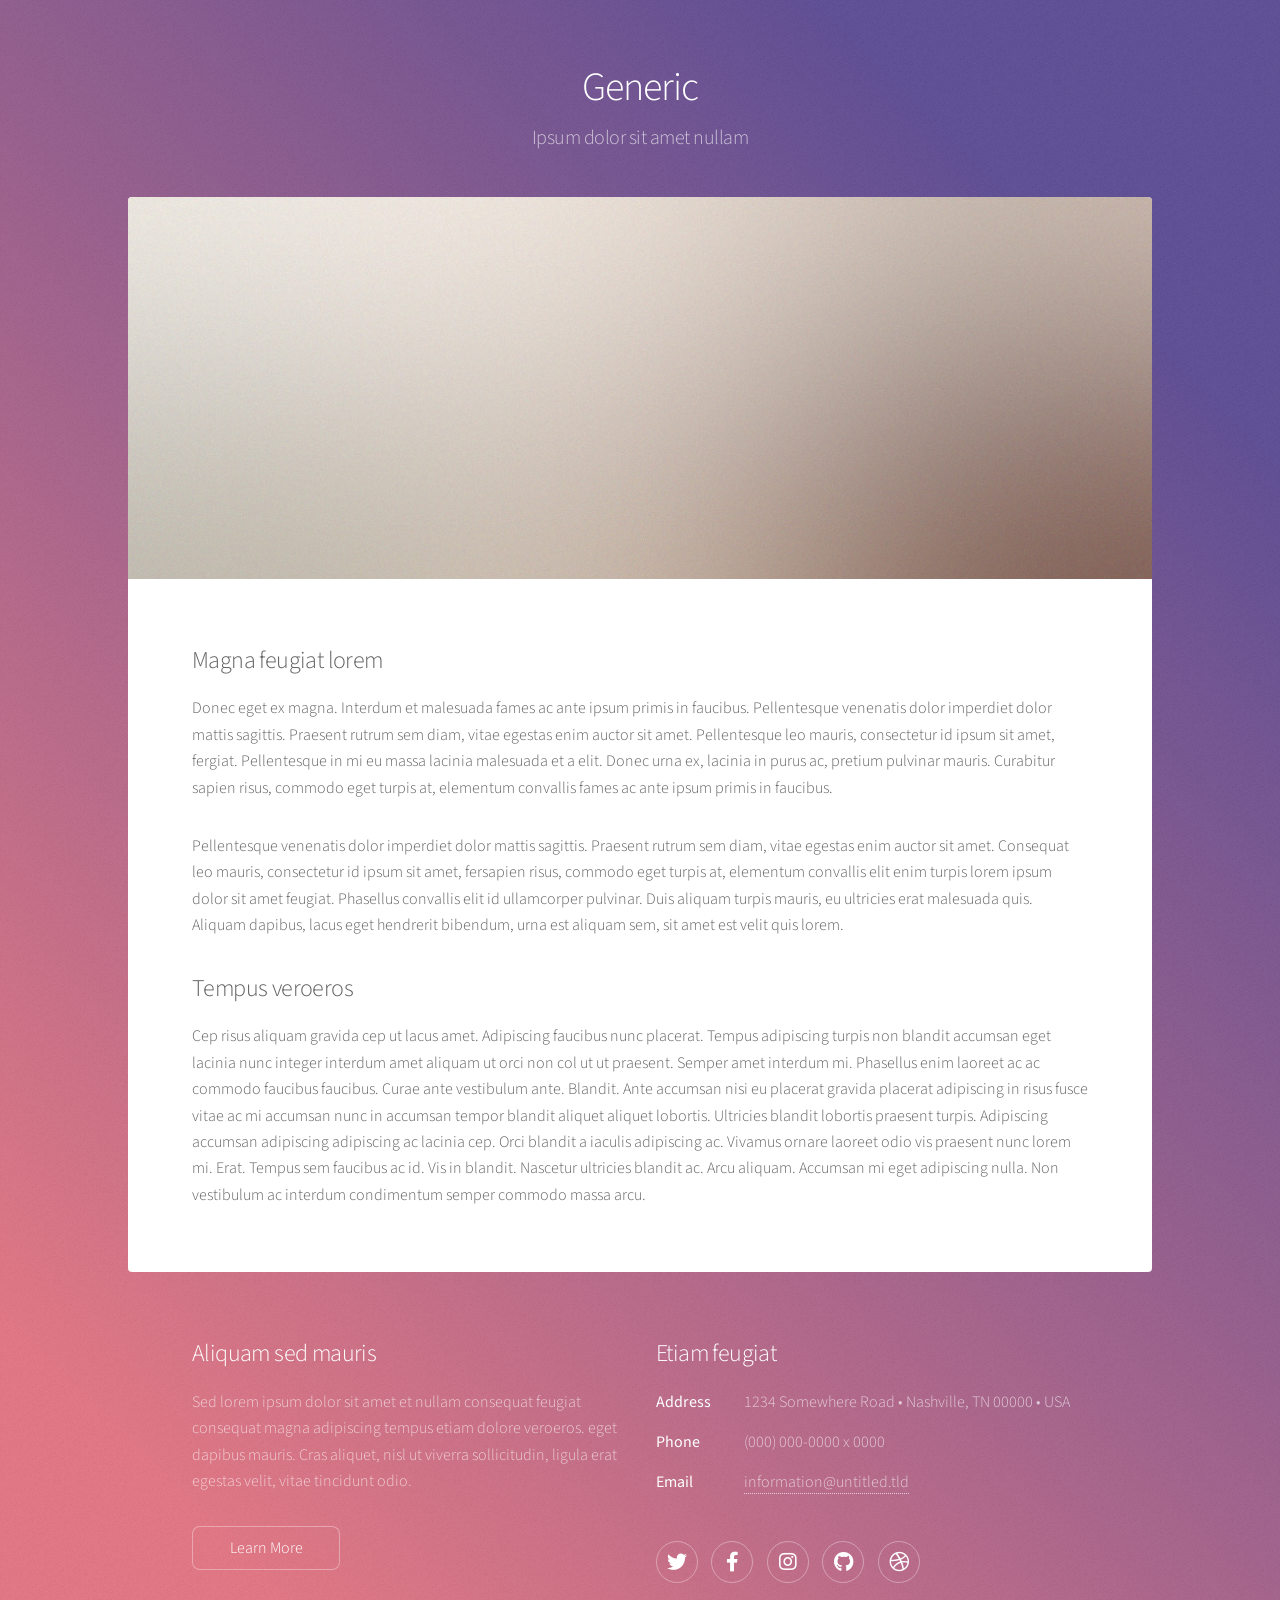
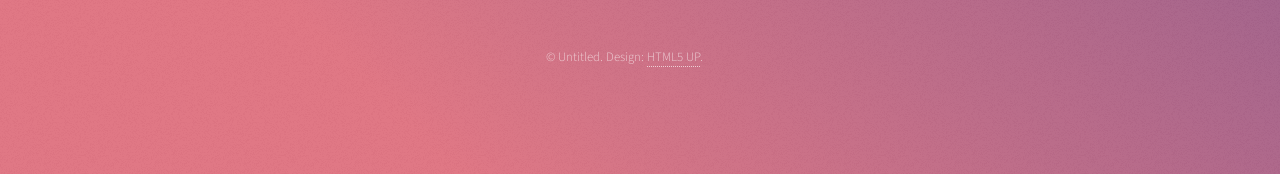
<file: generic copy 2.html>
<!DOCTYPE HTML>
<!--
	Stellar by HTML5 UP
	html5up.net | @ajlkn
	Free for personal and commercial use under the CCA 3.0 license (html5up.net/license)
-->
<html>
	<head>
		<title>Generic - Stellar by HTML5 UP</title>
		<meta charset="utf-8" />
		<meta name="viewport" content="width=device-width, initial-scale=1, user-scalable=no" />
		<link rel="stylesheet" href="assets/css/main.css" />
		<noscript><link rel="stylesheet" href="assets/css/noscript.css" /></noscript>
	</head>
	<body class="is-preload">

		<!-- Wrapper -->
			<div id="wrapper">

				<!-- Header -->
					<header id="header">
						<h1>Generic</h1>
						<p>Ipsum dolor sit amet nullam</p>
					</header>

				<!-- Main -->
					<div id="main">

						<!-- Content -->
							<section id="content" class="main">
								<span class="image main"><img src="images/pic04.jpg" alt="" /></span>
								<h2>Magna feugiat lorem</h2>
								<p>Donec eget ex magna. Interdum et malesuada fames ac ante ipsum primis in faucibus. Pellentesque venenatis dolor imperdiet dolor mattis sagittis. Praesent rutrum sem diam, vitae egestas enim auctor sit amet. Pellentesque leo mauris, consectetur id ipsum sit amet, fergiat. Pellentesque in mi eu massa lacinia malesuada et a elit. Donec urna ex, lacinia in purus ac, pretium pulvinar mauris. Curabitur sapien risus, commodo eget turpis at, elementum convallis fames ac ante ipsum primis in faucibus.</p>
								<p>Pellentesque venenatis dolor imperdiet dolor mattis sagittis. Praesent rutrum sem diam, vitae egestas enim auctor sit amet. Consequat leo mauris, consectetur id ipsum sit amet, fersapien risus, commodo eget turpis at, elementum convallis elit enim turpis lorem ipsum dolor sit amet feugiat. Phasellus convallis elit id ullamcorper pulvinar. Duis aliquam turpis mauris, eu ultricies erat malesuada quis. Aliquam dapibus, lacus eget hendrerit bibendum, urna est aliquam sem, sit amet est velit quis lorem.</p>
								<h2>Tempus veroeros</h2>
								<p>Cep risus aliquam gravida cep ut lacus amet. Adipiscing faucibus nunc placerat. Tempus adipiscing turpis non blandit accumsan eget lacinia nunc integer interdum amet aliquam ut orci non col ut ut praesent. Semper amet interdum mi. Phasellus enim laoreet ac ac commodo faucibus faucibus. Curae ante vestibulum ante. Blandit. Ante accumsan nisi eu placerat gravida placerat adipiscing in risus fusce vitae ac mi accumsan nunc in accumsan tempor blandit aliquet aliquet lobortis. Ultricies blandit lobortis praesent turpis. Adipiscing accumsan adipiscing adipiscing ac lacinia cep. Orci blandit a iaculis adipiscing ac. Vivamus ornare laoreet odio vis praesent nunc lorem mi. Erat. Tempus sem faucibus ac id. Vis in blandit. Nascetur ultricies blandit ac. Arcu aliquam. Accumsan mi eget adipiscing nulla. Non vestibulum ac interdum condimentum semper commodo massa arcu.</p>
							</section>

					</div>

				<!-- Footer -->
					<footer id="footer">
						<section>
							<h2>Aliquam sed mauris</h2>
							<p>Sed lorem ipsum dolor sit amet et nullam consequat feugiat consequat magna adipiscing tempus etiam dolore veroeros. eget dapibus mauris. Cras aliquet, nisl ut viverra sollicitudin, ligula erat egestas velit, vitae tincidunt odio.</p>
							<ul class="actions">
								<li><a href="#" class="button">Learn More</a></li>
							</ul>
						</section>
						<section>
							<h2>Etiam feugiat</h2>
							<dl class="alt">
								<dt>Address</dt>
								<dd>1234 Somewhere Road &bull; Nashville, TN 00000 &bull; USA</dd>
								<dt>Phone</dt>
								<dd>(000) 000-0000 x 0000</dd>
								<dt>Email</dt>
								<dd><a href="#">information@untitled.tld</a></dd>
							</dl>
							<ul class="icons">
								<li><a href="#" class="icon brands fa-twitter alt"><span class="label">Twitter</span></a></li>
								<li><a href="#" class="icon brands fa-facebook-f alt"><span class="label">Facebook</span></a></li>
								<li><a href="#" class="icon brands fa-instagram alt"><span class="label">Instagram</span></a></li>
								<li><a href="#" class="icon brands fa-github alt"><span class="label">GitHub</span></a></li>
								<li><a href="#" class="icon brands fa-dribbble alt"><span class="label">Dribbble</span></a></li>
							</ul>
						</section>
						<p class="copyright">&copy; Untitled. Design: <a href="https://html5up.net">HTML5 UP</a>.</p>
					</footer>

			</div>

		<!-- Scripts -->
			<script src="assets/js/jquery.min.js"></script>
			<script src="assets/js/jquery.scrollex.min.js"></script>
			<script src="assets/js/jquery.scrolly.min.js"></script>
			<script src="assets/js/browser.min.js"></script>
			<script src="assets/js/breakpoints.min.js"></script>
			<script src="assets/js/util.js"></script>
			<script src="assets/js/main.js"></script>

	</body>
</html>
</file>
<file: assets/css/noscript.css>
/*
	Stellar by HTML5 UP
	html5up.net | @ajlkn
	Free for personal and commercial use under the CCA 3.0 license (html5up.net/license)
*/

/* Header */

	body.is-preload #header.alt > * {
		opacity: 1;
	}

	body.is-preload #header.alt .logo {
		-moz-transform: none;
		-webkit-transform: none;
		-ms-transform: none;
		transform: none;
	}
</file>
<file: assets/css/main.css>
@import url(fontawesome-all.min.css);
@import 'https://fonts.googleapis.com/css?family=Source+Sans+Pro:300,400';

/*
	Stellar by HTML5 UP
	html5up.net | @ajlkn
	Free for personal and commercial use under the CCA 3.0 license (html5up.net/license)
*/

html, body, div, span, applet, object,
iframe, h1, h2, h3, h4, h5, h6, p, blockquote,
pre, a, abbr, acronym, address, big, cite,
code, del, dfn, em, img, ins, kbd, q, s, samp,
small, strike, strong, sub, sup, tt, var, b,
u, i, center, dl, dt, dd, ol, ul, li, fieldset,
form, label, legend, table, caption, tbody,
tfoot, thead, tr, th, td, article, aside,
canvas, details, embed, figure, figcaption,
footer, header, hgroup, menu, nav, output, ruby,
section, summary, time, mark, audio, video {
	margin: 0;
	padding: 0;
	border: 0;
	font-size: 100%;
	font: inherit;
	vertical-align: baseline;}

article, aside, details, figcaption, figure,
footer, header, hgroup, menu, nav, section {
	display: block;}

body {
	line-height: 1;
}

ol, ul {
	list-style: none;
}

blockquote, q {
	quotes: none;
}

	blockquote:before, blockquote:after, q:before, q:after {
		content: '';
		content: none;
	}

table {
	border-collapse: collapse;
	border-spacing: 0;
}

body {
	-webkit-text-size-adjust: none;
}

mark {
	background-color: transparent;
	color: inherit;
}

input::-moz-focus-inner {
	border: 0;
	padding: 0;
}

input, select, textarea {
	-moz-appearance: none;
	-webkit-appearance: none;
	-ms-appearance: none;
	appearance: none;
}

/* Basic */

	@-ms-viewport {
		width: device-width;
	}

	body {
		-ms-overflow-style: scrollbar;
	}

	@media screen and (max-width: 480px) {

		html, body {
			min-width: 320px;
		}

	}

	html {
		box-sizing: border-box;
	}

	*, *:before, *:after {
		box-sizing: inherit;
	}

	body {
		background-color: #935d8c;
		background-image: url("images/overlay.png"), -moz-linear-gradient(45deg, #e37682 15%, #5f4d93 85%);
		background-image: url("images/overlay.png"), -webkit-linear-gradient(45deg, #e37682 15%, #5f4d93 85%);
		background-image: url("images/overlay.png"), -ms-linear-gradient(45deg, #e37682 15%, #5f4d93 85%);
		background-image: url("images/overlay.png"), linear-gradient(45deg, #e37682 15%, #5f4d93 85%);
	}

		body.is-preload *, body.is-preload *:before, body.is-preload *:after {
			-moz-animation: none !important;
			-webkit-animation: none !important;
			-ms-animation: none !important;
			animation: none !important;
			-moz-transition: none !important;
			-webkit-transition: none !important;
			-ms-transition: none !important;
			transition: none !important;
		}

/* Type */

	body {
		background-color: #935d8c;
		color: rgba(255, 255, 255, 0.65);
	}

	body, input, select, textarea {
		font-family: "Source Sans Pro", Helvetica, sans-serif;
		font-size: 17pt;
		font-weight: 300;
		line-height: 1.65;
	}

		@media screen and (max-width: 1680px) {

			body, input, select, textarea {
				font-size: 14pt;
			}

		}

		@media screen and (max-width: 1280px) {

			body, input, select, textarea {
				font-size: 12pt;
			}

		}

		@media screen and (max-width: 360px) {

			body, input, select, textarea {
				font-size: 11pt;
			}

		}

	a {
		-moz-transition: color 0.2s ease, border-bottom 0.2s ease;
		-webkit-transition: color 0.2s ease, border-bottom 0.2s ease;
		-ms-transition: color 0.2s ease, border-bottom 0.2s ease;
		transition: color 0.2s ease, border-bottom 0.2s ease;
		text-decoration: none;
		border-bottom: dotted 1px;
		color: inherit;
	}

		a:hover {
			border-bottom-color: transparent;
		}

	strong, b {
		font-weight: 400;
	}

	em, i {
		font-style: italic;
	}

	p {
		margin: 0 0 2em 0;
	}

		p.content {
			-moz-columns: 20em 2;
			-webkit-columns: 20em 2;
			-ms-columns: 20em 2;
			columns: 20em 2;
			-moz-column-gap: 2em;
			-webkit-column-gap: 2em;
			-ms-column-gap: 2em;
			column-gap: 2em;
			text-align: justify;
		}

	h1, h2, h3, h4, h5, h6 {
		font-weight: 300;
		line-height: 1.5;
		margin: 0 0 0.7em 0;
		letter-spacing: -0.025em;
	}

		h1 a, h2 a, h3 a, h4 a, h5 a, h6 a {
			color: inherit;
			text-decoration: none;
		}

	h1 {
		font-size: 2.5em;
		line-height: 1.2;
	}

	h2 {
		font-size: 1.5em;
	}

	h3 {
		font-size: 1.25em;
	}

	h4 {
		font-size: 1.1em;
	}

	h5 {
		font-size: 0.9em;
	}

	h6 {
		font-size: 0.7em;
	}

	@media screen and (max-width: 736px) {

		h1 {
			font-size: 2em;
		}

	}

	sub {
		font-size: 0.8em;
		position: relative;
		top: 0.5em;
	}

	sup {
		font-size: 0.8em;
		position: relative;
		top: -0.5em;
	}

	blockquote {
		border-left: solid 4px;
		font-style: italic;
		margin: 0 0 2em 0;
		padding: 0.5em 0 0.5em 2em;
	}

	code {
		border-radius: 8px;
		border: solid 1px;
		font-family: "Courier New", monospace;
		font-size: 0.9em;
		margin: 0 0.25em;
		padding: 0.25em 0.65em;
	}

	pre {
		-webkit-overflow-scrolling: touch;
		font-family: "Courier New", monospace;
		font-size: 0.9em;
		margin: 0 0 2em 0;
	}

		pre code {
			display: block;
			line-height: 1.75;
			padding: 1em 1.5em;
			overflow-x: auto;
		}

	hr {
		border: 0;
		border-bottom: solid 1px;
		margin: 2em 0;
	}

		hr.major {
			margin: 3em 0;
		}

	.align-left {
		text-align: left;
	}

	.align-center {
		text-align: center;
	}

	.align-right {
		text-align: right;
	}

	input, select, textarea {
		color: #ffffff;
	}

	a:hover {
		color: #ffffff;
	}

	strong, b {
		color: #ffffff;
	}

	h1, h2, h3, h4, h5, h6 {
		color: #ffffff;
	}

	blockquote {
		border-left-color: rgba(255, 255, 255, 0.35);
	}

	code {
		background: rgba(255, 255, 255, 0.075);
		border-color: rgba(255, 255, 255, 0.35);
	}

	hr {
		border-bottom-color: rgba(255, 255, 255, 0.35);
	}

/* Row */

	.row {
		display: flex;
		flex-wrap: wrap;
		box-sizing: border-box;
		align-items: stretch;
	}

		.row > * {
			box-sizing: border-box;
		}

		.row.gtr-uniform > * > :last-child {
			margin-bottom: 0;
		}

		.row.aln-left {
			justify-content: flex-start;
		}

		.row.aln-center {
			justify-content: center;
		}

		.row.aln-right {
			justify-content: flex-end;
		}

		.row.aln-top {
			align-items: flex-start;
		}

		.row.aln-middle {
			align-items: center;
		}

		.row.aln-bottom {
			align-items: flex-end;
		}

		.row > .imp {
			order: -1;
		}

		.row > .col-1 {
			width: 8.33333%;
		}

		.row > .off-1 {
			margin-left: 8.33333%;
		}

		.row > .col-2 {
			width: 16.66667%;
		}

		.row > .off-2 {
			margin-left: 16.66667%;
		}

		.row > .col-3 {
			width: 25%;
		}

		.row > .off-3 {
			margin-left: 25%;
		}

		.row > .col-4 {
			width: 33.33333%;
		}

		.row > .off-4 {
			margin-left: 33.33333%;
		}

		.row > .col-5 {
			width: 41.66667%;
		}

		.row > .off-5 {
			margin-left: 41.66667%;
		}

		.row > .col-6 {
			width: 50%;
		}

		.row > .off-6 {
			margin-left: 50%;
		}

		.row > .col-7 {
			width: 58.33333%;
		}

		.row > .off-7 {
			margin-left: 58.33333%;
		}

		.row > .col-8 {
			width: 66.66667%;
		}

		.row > .off-8 {
			margin-left: 66.66667%;
		}

		.row > .col-9 {
			width: 75%;
		}

		.row > .off-9 {
			margin-left: 75%;
		}

		.row > .col-10 {
			width: 83.33333%;
		}

		.row > .off-10 {
			margin-left: 83.33333%;
		}

		.row > .col-11 {
			width: 91.66667%;
		}

		.row > .off-11 {
			margin-left: 91.66667%;
		}

		.row > .col-12 {
			width: 100%;
		}

		.row > .off-12 {
			margin-left: 100%;
		}

		.row.gtr-0 {
			margin-top: 0;
			margin-left: 0em;
		}

			.row.gtr-0 > * {
				padding: 0 0 0 0em;
			}

			.row.gtr-0.gtr-uniform {
				margin-top: 0em;
			}

				.row.gtr-0.gtr-uniform > * {
					padding-top: 0em;
				}

		.row.gtr-25 {
			margin-top: 0;
			margin-left: -0.375em;
		}

			.row.gtr-25 > * {
				padding: 0 0 0 0.375em;
			}

			.row.gtr-25.gtr-uniform {
				margin-top: -0.375em;
			}

				.row.gtr-25.gtr-uniform > * {
					padding-top: 0.375em;
				}

		.row.gtr-50 {
			margin-top: 0;
			margin-left: -0.75em;
		}

			.row.gtr-50 > * {
				padding: 0 0 0 0.75em;
			}

			.row.gtr-50.gtr-uniform {
				margin-top: -0.75em;
			}

				.row.gtr-50.gtr-uniform > * {
					padding-top: 0.75em;
				}

		.row {
			margin-top: 0;
			margin-left: -1.5em;
		}

			.row > * {
				padding: 0 0 0 1.5em;
			}

			.row.gtr-uniform {
				margin-top: -1.5em;
			}

				.row.gtr-uniform > * {
					padding-top: 1.5em;
				}

		.row.gtr-150 {
			margin-top: 0;
			margin-left: -2.25em;
		}

			.row.gtr-150 > * {
				padding: 0 0 0 2.25em;
			}

			.row.gtr-150.gtr-uniform {
				margin-top: -2.25em;
			}

				.row.gtr-150.gtr-uniform > * {
					padding-top: 2.25em;
				}

		.row.gtr-200 {
			margin-top: 0;
			margin-left: -3em;
		}

			.row.gtr-200 > * {
				padding: 0 0 0 3em;
			}

			.row.gtr-200.gtr-uniform {
				margin-top: -3em;
			}

				.row.gtr-200.gtr-uniform > * {
					padding-top: 3em;
				}

		@media screen and (max-width: 1680px) {

			.row {
				display: flex;
				flex-wrap: wrap;
				box-sizing: border-box;
				align-items: stretch;
			}

				.row > * {
					box-sizing: border-box;
				}

				.row.gtr-uniform > * > :last-child {
					margin-bottom: 0;
				}

				.row.aln-left {
					justify-content: flex-start;
				}

				.row.aln-center {
					justify-content: center;
				}

				.row.aln-right {
					justify-content: flex-end;
				}

				.row.aln-top {
					align-items: flex-start;
				}

				.row.aln-middle {
					align-items: center;
				}

				.row.aln-bottom {
					align-items: flex-end;
				}

				.row > .imp-xlarge {
					order: -1;
				}

				.row > .col-1-xlarge {
					width: 8.33333%;
				}

				.row > .off-1-xlarge {
					margin-left: 8.33333%;
				}

				.row > .col-2-xlarge {
					width: 16.66667%;
				}

				.row > .off-2-xlarge {
					margin-left: 16.66667%;
				}

				.row > .col-3-xlarge {
					width: 25%;
				}

				.row > .off-3-xlarge {
					margin-left: 25%;
				}

				.row > .col-4-xlarge {
					width: 33.33333%;
				}

				.row > .off-4-xlarge {
					margin-left: 33.33333%;
				}

				.row > .col-5-xlarge {
					width: 41.66667%;
				}

				.row > .off-5-xlarge {
					margin-left: 41.66667%;
				}

				.row > .col-6-xlarge {
					width: 50%;
				}

				.row > .off-6-xlarge {
					margin-left: 50%;
				}

				.row > .col-7-xlarge {
					width: 58.33333%;
				}

				.row > .off-7-xlarge {
					margin-left: 58.33333%;
				}

				.row > .col-8-xlarge {
					width: 66.66667%;
				}

				.row > .off-8-xlarge {
					margin-left: 66.66667%;
				}

				.row > .col-9-xlarge {
					width: 75%;
				}

				.row > .off-9-xlarge {
					margin-left: 75%;
				}

				.row > .col-10-xlarge {
					width: 83.33333%;
				}

				.row > .off-10-xlarge {
					margin-left: 83.33333%;
				}

				.row > .col-11-xlarge {
					width: 91.66667%;
				}

				.row > .off-11-xlarge {
					margin-left: 91.66667%;
				}

				.row > .col-12-xlarge {
					width: 100%;
				}

				.row > .off-12-xlarge {
					margin-left: 100%;
				}

				.row.gtr-0 {
					margin-top: 0;
					margin-left: 0em;
				}

					.row.gtr-0 > * {
						padding: 0 0 0 0em;
					}

					.row.gtr-0.gtr-uniform {
						margin-top: 0em;
					}

						.row.gtr-0.gtr-uniform > * {
							padding-top: 0em;
						}

				.row.gtr-25 {
					margin-top: 0;
					margin-left: -0.375em;
				}

					.row.gtr-25 > * {
						padding: 0 0 0 0.375em;
					}

					.row.gtr-25.gtr-uniform {
						margin-top: -0.375em;
					}

						.row.gtr-25.gtr-uniform > * {
							padding-top: 0.375em;
						}

				.row.gtr-50 {
					margin-top: 0;
					margin-left: -0.75em;
				}

					.row.gtr-50 > * {
						padding: 0 0 0 0.75em;
					}

					.row.gtr-50.gtr-uniform {
						margin-top: -0.75em;
					}

						.row.gtr-50.gtr-uniform > * {
							padding-top: 0.75em;
						}

				.row {
					margin-top: 0;
					margin-left: -1.5em;
				}

					.row > * {
						padding: 0 0 0 1.5em;
					}

					.row.gtr-uniform {
						margin-top: -1.5em;
					}

						.row.gtr-uniform > * {
							padding-top: 1.5em;
						}

				.row.gtr-150 {
					margin-top: 0;
					margin-left: -2.25em;
				}

					.row.gtr-150 > * {
						padding: 0 0 0 2.25em;
					}

					.row.gtr-150.gtr-uniform {
						margin-top: -2.25em;
					}

						.row.gtr-150.gtr-uniform > * {
							padding-top: 2.25em;
						}

				.row.gtr-200 {
					margin-top: 0;
					margin-left: -3em;
				}

					.row.gtr-200 > * {
						padding: 0 0 0 3em;
					}

					.row.gtr-200.gtr-uniform {
						margin-top: -3em;
					}

						.row.gtr-200.gtr-uniform > * {
							padding-top: 3em;
						}

		}

		@media screen and (max-width: 1280px) {

			.row {
				display: flex;
				flex-wrap: wrap;
				box-sizing: border-box;
				align-items: stretch;
			}

				.row > * {
					box-sizing: border-box;
				}

				.row.gtr-uniform > * > :last-child {
					margin-bottom: 0;
				}

				.row.aln-left {
					justify-content: flex-start;
				}

				.row.aln-center {
					justify-content: center;
				}

				.row.aln-right {
					justify-content: flex-end;
				}

				.row.aln-top {
					align-items: flex-start;
				}

				.row.aln-middle {
					align-items: center;
				}

				.row.aln-bottom {
					align-items: flex-end;
				}

				.row > .imp-large {
					order: -1;
				}

				.row > .col-1-large {
					width: 8.33333%;
				}

				.row > .off-1-large {
					margin-left: 8.33333%;
				}

				.row > .col-2-large {
					width: 16.66667%;
				}

				.row > .off-2-large {
					margin-left: 16.66667%;
				}

				.row > .col-3-large {
					width: 25%;
				}

				.row > .off-3-large {
					margin-left: 25%;
				}

				.row > .col-4-large {
					width: 33.33333%;
				}

				.row > .off-4-large {
					margin-left: 33.33333%;
				}

				.row > .col-5-large {
					width: 41.66667%;
				}

				.row > .off-5-large {
					margin-left: 41.66667%;
				}

				.row > .col-6-large {
					width: 50%;
				}

				.row > .off-6-large {
					margin-left: 50%;
				}

				.row > .col-7-large {
					width: 58.33333%;
				}

				.row > .off-7-large {
					margin-left: 58.33333%;
				}

				.row > .col-8-large {
					width: 66.66667%;
				}

				.row > .off-8-large {
					margin-left: 66.66667%;
				}

				.row > .col-9-large {
					width: 75%;
				}

				.row > .off-9-large {
					margin-left: 75%;
				}

				.row > .col-10-large {
					width: 83.33333%;
				}

				.row > .off-10-large {
					margin-left: 83.33333%;
				}

				.row > .col-11-large {
					width: 91.66667%;
				}

				.row > .off-11-large {
					margin-left: 91.66667%;
				}

				.row > .col-12-large {
					width: 100%;
				}

				.row > .off-12-large {
					margin-left: 100%;
				}

				.row.gtr-0 {
					margin-top: 0;
					margin-left: 0em;
				}

					.row.gtr-0 > * {
						padding: 0 0 0 0em;
					}

					.row.gtr-0.gtr-uniform {
						margin-top: 0em;
					}

						.row.gtr-0.gtr-uniform > * {
							padding-top: 0em;
						}

				.row.gtr-25 {
					margin-top: 0;
					margin-left: -0.375em;
				}

					.row.gtr-25 > * {
						padding: 0 0 0 0.375em;
					}

					.row.gtr-25.gtr-uniform {
						margin-top: -0.375em;
					}

						.row.gtr-25.gtr-uniform > * {
							padding-top: 0.375em;
						}

				.row.gtr-50 {
					margin-top: 0;
					margin-left: -0.75em;
				}

					.row.gtr-50 > * {
						padding: 0 0 0 0.75em;
					}

					.row.gtr-50.gtr-uniform {
						margin-top: -0.75em;
					}

						.row.gtr-50.gtr-uniform > * {
							padding-top: 0.75em;
						}

				.row {
					margin-top: 0;
					margin-left: -1.5em;
				}

					.row > * {
						padding: 0 0 0 1.5em;
					}

					.row.gtr-uniform {
						margin-top: -1.5em;
					}

						.row.gtr-uniform > * {
							padding-top: 1.5em;
						}

				.row.gtr-150 {
					margin-top: 0;
					margin-left: -2.25em;
				}

					.row.gtr-150 > * {
						padding: 0 0 0 2.25em;
					}

					.row.gtr-150.gtr-uniform {
						margin-top: -2.25em;
					}

						.row.gtr-150.gtr-uniform > * {
							padding-top: 2.25em;
						}

				.row.gtr-200 {
					margin-top: 0;
					margin-left: -3em;
				}

					.row.gtr-200 > * {
						padding: 0 0 0 3em;
					}

					.row.gtr-200.gtr-uniform {
						margin-top: -3em;
					}

						.row.gtr-200.gtr-uniform > * {
							padding-top: 3em;
						}

		}

		@media screen and (max-width: 980px) {

			.row {
				display: flex;
				flex-wrap: wrap;
				box-sizing: border-box;
				align-items: stretch;
			}

				.row > * {
					box-sizing: border-box;
				}

				.row.gtr-uniform > * > :last-child {
					margin-bottom: 0;
				}

				.row.aln-left {
					justify-content: flex-start;
				}

				.row.aln-center {
					justify-content: center;
				}

				.row.aln-right {
					justify-content: flex-end;
				}

				.row.aln-top {
					align-items: flex-start;
				}

				.row.aln-middle {
					align-items: center;
				}

				.row.aln-bottom {
					align-items: flex-end;
				}

				.row > .imp-medium {
					order: -1;
				}

				.row > .col-1-medium {
					width: 8.33333%;
				}

				.row > .off-1-medium {
					margin-left: 8.33333%;
				}

				.row > .col-2-medium {
					width: 16.66667%;
				}

				.row > .off-2-medium {
					margin-left: 16.66667%;
				}

				.row > .col-3-medium {
					width: 25%;
				}

				.row > .off-3-medium {
					margin-left: 25%;
				}

				.row > .col-4-medium {
					width: 33.33333%;
				}

				.row > .off-4-medium {
					margin-left: 33.33333%;
				}

				.row > .col-5-medium {
					width: 41.66667%;
				}

				.row > .off-5-medium {
					margin-left: 41.66667%;
				}

				.row > .col-6-medium {
					width: 50%;
				}

				.row > .off-6-medium {
					margin-left: 50%;
				}

				.row > .col-7-medium {
					width: 58.33333%;
				}

				.row > .off-7-medium {
					margin-left: 58.33333%;
				}

				.row > .col-8-medium {
					width: 66.66667%;
				}

				.row > .off-8-medium {
					margin-left: 66.66667%;
				}

				.row > .col-9-medium {
					width: 75%;
				}

				.row > .off-9-medium {
					margin-left: 75%;
				}

				.row > .col-10-medium {
					width: 83.33333%;
				}

				.row > .off-10-medium {
					margin-left: 83.33333%;
				}

				.row > .col-11-medium {
					width: 91.66667%;
				}

				.row > .off-11-medium {
					margin-left: 91.66667%;
				}

				.row > .col-12-medium {
					width: 100%;
				}

				.row > .off-12-medium {
					margin-left: 100%;
				}

				.row.gtr-0 {
					margin-top: 0;
					margin-left: 0em;
				}

					.row.gtr-0 > * {
						padding: 0 0 0 0em;
					}

					.row.gtr-0.gtr-uniform {
						margin-top: 0em;
					}

						.row.gtr-0.gtr-uniform > * {
							padding-top: 0em;
						}

				.row.gtr-25 {
					margin-top: 0;
					margin-left: -0.375em;
				}

					.row.gtr-25 > * {
						padding: 0 0 0 0.375em;
					}

					.row.gtr-25.gtr-uniform {
						margin-top: -0.375em;
					}

						.row.gtr-25.gtr-uniform > * {
							padding-top: 0.375em;
						}

				.row.gtr-50 {
					margin-top: 0;
					margin-left: -0.75em;
				}

					.row.gtr-50 > * {
						padding: 0 0 0 0.75em;
					}

					.row.gtr-50.gtr-uniform {
						margin-top: -0.75em;
					}

						.row.gtr-50.gtr-uniform > * {
							padding-top: 0.75em;
						}

				.row {
					margin-top: 0;
					margin-left: -1.5em;
				}

					.row > * {
						padding: 0 0 0 1.5em;
					}

					.row.gtr-uniform {
						margin-top: -1.5em;
					}

						.row.gtr-uniform > * {
							padding-top: 1.5em;
						}

				.row.gtr-150 {
					margin-top: 0;
					margin-left: -2.25em;
				}

					.row.gtr-150 > * {
						padding: 0 0 0 2.25em;
					}

					.row.gtr-150.gtr-uniform {
						margin-top: -2.25em;
					}

						.row.gtr-150.gtr-uniform > * {
							padding-top: 2.25em;
						}

				.row.gtr-200 {
					margin-top: 0;
					margin-left: -3em;
				}

					.row.gtr-200 > * {
						padding: 0 0 0 3em;
					}

					.row.gtr-200.gtr-uniform {
						margin-top: -3em;
					}

						.row.gtr-200.gtr-uniform > * {
							padding-top: 3em;
						}

		}

		@media screen and (max-width: 736px) {

			.row {
				display: flex;
				flex-wrap: wrap;
				box-sizing: border-box;
				align-items: stretch;
			}

				.row > * {
					box-sizing: border-box;
				}

				.row.gtr-uniform > * > :last-child {
					margin-bottom: 0;
				}

				.row.aln-left {
					justify-content: flex-start;
				}

				.row.aln-center {
					justify-content: center;
				}

				.row.aln-right {
					justify-content: flex-end;
				}

				.row.aln-top {
					align-items: flex-start;
				}

				.row.aln-middle {
					align-items: center;
				}

				.row.aln-bottom {
					align-items: flex-end;
				}

				.row > .imp-small {
					order: -1;
				}

				.row > .col-1-small {
					width: 8.33333%;
				}

				.row > .off-1-small {
					margin-left: 8.33333%;
				}

				.row > .col-2-small {
					width: 16.66667%;
				}

				.row > .off-2-small {
					margin-left: 16.66667%;
				}

				.row > .col-3-small {
					width: 25%;
				}

				.row > .off-3-small {
					margin-left: 25%;
				}

				.row > .col-4-small {
					width: 33.33333%;
				}

				.row > .off-4-small {
					margin-left: 33.33333%;
				}

				.row > .col-5-small {
					width: 41.66667%;
				}

				.row > .off-5-small {
					margin-left: 41.66667%;
				}

				.row > .col-6-small {
					width: 50%;
				}

				.row > .off-6-small {
					margin-left: 50%;
				}

				.row > .col-7-small {
					width: 58.33333%;
				}

				.row > .off-7-small {
					margin-left: 58.33333%;
				}

				.row > .col-8-small {
					width: 66.66667%;
				}

				.row > .off-8-small {
					margin-left: 66.66667%;
				}

				.row > .col-9-small {
					width: 75%;
				}

				.row > .off-9-small {
					margin-left: 75%;
				}

				.row > .col-10-small {
					width: 83.33333%;
				}

				.row > .off-10-small {
					margin-left: 83.33333%;
				}

				.row > .col-11-small {
					width: 91.66667%;
				}

				.row > .off-11-small {
					margin-left: 91.66667%;
				}

				.row > .col-12-small {
					width: 100%;
				}

				.row > .off-12-small {
					margin-left: 100%;
				}

				.row.gtr-0 {
					margin-top: 0;
					margin-left: 0em;
				}

					.row.gtr-0 > * {
						padding: 0 0 0 0em;
					}

					.row.gtr-0.gtr-uniform {
						margin-top: 0em;
					}

						.row.gtr-0.gtr-uniform > * {
							padding-top: 0em;
						}

				.row.gtr-25 {
					margin-top: 0;
					margin-left: -0.25em;
				}

					.row.gtr-25 > * {
						padding: 0 0 0 0.25em;
					}

					.row.gtr-25.gtr-uniform {
						margin-top: -0.25em;
					}

						.row.gtr-25.gtr-uniform > * {
							padding-top: 0.25em;
						}

				.row.gtr-50 {
					margin-top: 0;
					margin-left: -0.5em;
				}

					.row.gtr-50 > * {
						padding: 0 0 0 0.5em;
					}

					.row.gtr-50.gtr-uniform {
						margin-top: -0.5em;
					}

						.row.gtr-50.gtr-uniform > * {
							padding-top: 0.5em;
						}

				.row {
					margin-top: 0;
					margin-left: -1em;
				}

					.row > * {
						padding: 0 0 0 1em;
					}

					.row.gtr-uniform {
						margin-top: -1em;
					}

						.row.gtr-uniform > * {
							padding-top: 1em;
						}

				.row.gtr-150 {
					margin-top: 0;
					margin-left: -1.5em;
				}

					.row.gtr-150 > * {
						padding: 0 0 0 1.5em;
					}

					.row.gtr-150.gtr-uniform {
						margin-top: -1.5em;
					}

						.row.gtr-150.gtr-uniform > * {
							padding-top: 1.5em;
						}

				.row.gtr-200 {
					margin-top: 0;
					margin-left: -2em;
				}

					.row.gtr-200 > * {
						padding: 0 0 0 2em;
					}

					.row.gtr-200.gtr-uniform {
						margin-top: -2em;
					}

						.row.gtr-200.gtr-uniform > * {
							padding-top: 2em;
						}

		}

		@media screen and (max-width: 480px) {

			.row {
				display: flex;
				flex-wrap: wrap;
				box-sizing: border-box;
				align-items: stretch;
			}

				.row > * {
					box-sizing: border-box;
				}

				.row.gtr-uniform > * > :last-child {
					margin-bottom: 0;
				}

				.row.aln-left {
					justify-content: flex-start;
				}

				.row.aln-center {
					justify-content: center;
				}

				.row.aln-right {
					justify-content: flex-end;
				}

				.row.aln-top {
					align-items: flex-start;
				}

				.row.aln-middle {
					align-items: center;
				}

				.row.aln-bottom {
					align-items: flex-end;
				}

				.row > .imp-xsmall {
					order: -1;
				}

				.row > .col-1-xsmall {
					width: 8.33333%;
				}

				.row > .off-1-xsmall {
					margin-left: 8.33333%;
				}

				.row > .col-2-xsmall {
					width: 16.66667%;
				}

				.row > .off-2-xsmall {
					margin-left: 16.66667%;
				}

				.row > .col-3-xsmall {
					width: 25%;
				}

				.row > .off-3-xsmall {
					margin-left: 25%;
				}

				.row > .col-4-xsmall {
					width: 33.33333%;
				}

				.row > .off-4-xsmall {
					margin-left: 33.33333%;
				}

				.row > .col-5-xsmall {
					width: 41.66667%;
				}

				.row > .off-5-xsmall {
					margin-left: 41.66667%;
				}

				.row > .col-6-xsmall {
					width: 50%;
				}

				.row > .off-6-xsmall {
					margin-left: 50%;
				}

				.row > .col-7-xsmall {
					width: 58.33333%;
				}

				.row > .off-7-xsmall {
					margin-left: 58.33333%;
				}

				.row > .col-8-xsmall {
					width: 66.66667%;
				}

				.row > .off-8-xsmall {
					margin-left: 66.66667%;
				}

				.row > .col-9-xsmall {
					width: 75%;
				}

				.row > .off-9-xsmall {
					margin-left: 75%;
				}

				.row > .col-10-xsmall {
					width: 83.33333%;
				}

				.row > .off-10-xsmall {
					margin-left: 83.33333%;
				}

				.row > .col-11-xsmall {
					width: 91.66667%;
				}

				.row > .off-11-xsmall {
					margin-left: 91.66667%;
				}

				.row > .col-12-xsmall {
					width: 100%;
				}

				.row > .off-12-xsmall {
					margin-left: 100%;
				}

				.row.gtr-0 {
					margin-top: 0;
					margin-left: 0em;
				}

					.row.gtr-0 > * {
						padding: 0 0 0 0em;
					}

					.row.gtr-0.gtr-uniform {
						margin-top: 0em;
					}

						.row.gtr-0.gtr-uniform > * {
							padding-top: 0em;
						}

				.row.gtr-25 {
					margin-top: 0;
					margin-left: -0.3125em;
				}

					.row.gtr-25 > * {
						padding: 0 0 0 0.3125em;
					}

					.row.gtr-25.gtr-uniform {
						margin-top: -0.3125em;
					}

						.row.gtr-25.gtr-uniform > * {
							padding-top: 0.3125em;
						}

				.row.gtr-50 {
					margin-top: 0;
					margin-left: -0.625em;
				}

					.row.gtr-50 > * {
						padding: 0 0 0 0.625em;
					}

					.row.gtr-50.gtr-uniform {
						margin-top: -0.625em;
					}

						.row.gtr-50.gtr-uniform > * {
							padding-top: 0.625em;
						}

				.row {
					margin-top: 0;
					margin-left: -1.25em;
				}

					.row > * {
						padding: 0 0 0 1.25em;
					}

					.row.gtr-uniform {
						margin-top: -1.25em;
					}

						.row.gtr-uniform > * {
							padding-top: 1.25em;
						}

				.row.gtr-150 {
					margin-top: 0;
					margin-left: -1.875em;
				}

					.row.gtr-150 > * {
						padding: 0 0 0 1.875em;
					}

					.row.gtr-150.gtr-uniform {
						margin-top: -1.875em;
					}

						.row.gtr-150.gtr-uniform > * {
							padding-top: 1.875em;
						}

				.row.gtr-200 {
					margin-top: 0;
					margin-left: -2.5em;
				}

					.row.gtr-200 > * {
						padding: 0 0 0 2.5em;
					}

					.row.gtr-200.gtr-uniform {
						margin-top: -2.5em;
					}

						.row.gtr-200.gtr-uniform > * {
							padding-top: 2.5em;
						}

		}

/* Box */

	.box {
		border-radius: 8px;
		border: solid;
		margin-bottom: 2em;
		padding: 1.5em;
	}

		.box > :last-child,
		.box > :last-child > :last-child,
		.box > :last-child > :last-child > :last-child {
			margin-bottom: 0;
		}

		.box.alt {
			border: 0;
			border-radius: 0;
			padding: 0;
		}

	.box {
		border-color: rgba(255, 255, 255, 0.35);
	}

/* Button */

	input[type="submit"],
	input[type="reset"],
	input[type="button"],
	button,
	.button {
		-moz-appearance: none;
		-webkit-appearance: none;
		-ms-appearance: none;
		appearance: none;
		-moz-transition: background-color 0.2s ease-in-out, color 0.2s ease-in-out;
		-webkit-transition: background-color 0.2s ease-in-out, color 0.2s ease-in-out;
		-ms-transition: background-color 0.2s ease-in-out, color 0.2s ease-in-out;
		transition: background-color 0.2s ease-in-out, color 0.2s ease-in-out;
		border-radius: 8px;
		border: 0;
		cursor: pointer;
		display: inline-block;
		font-weight: 300;
		height: 2.75em;
		line-height: 2.75em;
		min-width: 9.25em;
		padding: 0 1.5em;
		text-align: center;
		text-decoration: none;
		white-space: nowrap;
	}

		input[type="submit"].icon,
		input[type="reset"].icon,
		input[type="button"].icon,
		button.icon,
		.button.icon {
			padding-left: 1.35em;
		}

			input[type="submit"].icon:before,
			input[type="reset"].icon:before,
			input[type="button"].icon:before,
			button.icon:before,
			.button.icon:before {
				margin-right: 0.5em;
			}

		input[type="submit"].fit,
		input[type="reset"].fit,
		input[type="button"].fit,
		button.fit,
		.button.fit {
			width: 100%;
		}

		input[type="submit"].small,
		input[type="reset"].small,
		input[type="button"].small,
		button.small,
		.button.small {
			font-size: 0.8em;
		}

		input[type="submit"].large,
		input[type="reset"].large,
		input[type="button"].large,
		button.large,
		.button.large {
			font-size: 1.35em;
		}

		input[type="submit"].disabled, input[type="submit"]:disabled,
		input[type="reset"].disabled,
		input[type="reset"]:disabled,
		input[type="button"].disabled,
		input[type="button"]:disabled,
		button.disabled,
		button:disabled,
		.button.disabled,
		.button:disabled {
			pointer-events: none;
			opacity: 0.25;
		}

		@media screen and (max-width: 736px) {

			input[type="submit"],
			input[type="reset"],
			input[type="button"],
			button,
			.button {
				min-width: 0;
			}

		}

	input[type="submit"],
	input[type="reset"],
	input[type="button"],
	button,
	.button {
		background-color: transparent;
		box-shadow: inset 0 0 0 1px rgba(255, 255, 255, 0.35);
		color: #ffffff !important;
	}

		input[type="submit"]:hover,
		input[type="reset"]:hover,
		input[type="button"]:hover,
		button:hover,
		.button:hover {
			background-color: rgba(255, 255, 255, 0.075);
		}

		input[type="submit"]:active,
		input[type="reset"]:active,
		input[type="button"]:active,
		button:active,
		.button:active {
			background-color: rgba(255, 255, 255, 0.2);
		}

		input[type="submit"].icon:before,
		input[type="reset"].icon:before,
		input[type="button"].icon:before,
		button.icon:before,
		.button.icon:before {
			color: rgba(255, 255, 255, 0.5);
		}

		input[type="submit"].primary,
		input[type="reset"].primary,
		input[type="button"].primary,
		button.primary,
		.button.primary {
			background-color: #8cc9f0;
			color: #ffffff !important;
			box-shadow: none;
		}

			input[type="submit"].primary:hover,
			input[type="reset"].primary:hover,
			input[type="button"].primary:hover,
			button.primary:hover,
			.button.primary:hover {
				background-color: #9acff2;
			}

			input[type="submit"].primary:active,
			input[type="reset"].primary:active,
			input[type="button"].primary:active,
			button.primary:active,
			.button.primary:active {
				background-color: #7ec3ee;
			}

			input[type="submit"].primary.icon:before,
			input[type="reset"].primary.icon:before,
			input[type="button"].primary.icon:before,
			button.primary.icon:before,
			.button.primary.icon:before {
				color: #ffffff !important;
			}

/* Form */

	form {
		margin: 0 0 2em 0;
	}

	label {
		display: block;
		font-size: 0.9em;
		font-weight: 400;
		margin: 0 0 1em 0;
	}

	input[type="text"],
	input[type="password"],
	input[type="email"],
	select,
	textarea {
		-moz-appearance: none;
		-webkit-appearance: none;
		-ms-appearance: none;
		appearance: none;
		border-radius: 8px;
		border: solid 1px;
		color: inherit;
		display: block;
		outline: 0;
		padding: 0 1em;
		text-decoration: none;
		width: 100%;
	}

		input[type="text"]:invalid,
		input[type="password"]:invalid,
		input[type="email"]:invalid,
		select:invalid,
		textarea:invalid {
			box-shadow: none;
		}

	select {
		background-size: 1.25rem;
		background-repeat: no-repeat;
		background-position: calc(100% - 1rem) center;
		height: 2.75em;
		padding-right: 2.75em;
		text-overflow: ellipsis;
	}

		select:focus::-ms-value {
			background-color: transparent;
		}

		select::-ms-expand {
			display: none;
		}

	input[type="text"],
	input[type="password"],
	input[type="email"],
	select {
		height: 2.75em;
	}

	textarea {
		padding: 0.75em 1em;
	}

	input[type="checkbox"],
	input[type="radio"] {
		-moz-appearance: none;
		-webkit-appearance: none;
		-ms-appearance: none;
		appearance: none;
		display: block;
		float: left;
		margin-right: -2em;
		opacity: 0;
		width: 1em;
		z-index: -1;
	}

		input[type="checkbox"] + label,
		input[type="radio"] + label {
			text-decoration: none;
			cursor: pointer;
			display: inline-block;
			font-size: 1em;
			font-weight: 300;
			padding-left: 2.4em;
			padding-right: 0.75em;
			position: relative;
		}

			input[type="checkbox"] + label:before,
			input[type="radio"] + label:before {
				-moz-osx-font-smoothing: grayscale;
				-webkit-font-smoothing: antialiased;
				display: inline-block;
				font-style: normal;
				font-variant: normal;
				text-rendering: auto;
				line-height: 1;
				text-transform: none !important;
				font-family: 'Font Awesome 5 Free';
				font-weight: 900;
			}

			input[type="checkbox"] + label:before,
			input[type="radio"] + label:before {
				border-radius: 8px;
				border: solid 1px;
				content: '';
				display: inline-block;
				font-size: 0.8em;
				height: 2.0625em;
				left: 0;
				line-height: 2.0625em;
				position: absolute;
				text-align: center;
				top: 0;
				width: 2.0625em;
			}

		input[type="checkbox"]:checked + label:before,
		input[type="radio"]:checked + label:before {
			content: '\f00c';
		}

	input[type="checkbox"] + label:before {
		border-radius: 8px;
	}

	input[type="radio"] + label:before {
		border-radius: 100%;
	}

	::-webkit-input-placeholder {
		opacity: 1.0;
	}

	:-moz-placeholder {
		opacity: 1.0;
	}

	::-moz-placeholder {
		opacity: 1.0;
	}

	:-ms-input-placeholder {
		opacity: 1.0;
	}

	label {
		color: #ffffff;
	}

	input[type="text"],
	input[type="password"],
	input[type="email"],
	select,
	textarea {
		background-color: rgba(255, 255, 255, 0.075);
		border-color: rgba(255, 255, 255, 0.35);
	}

		input[type="text"]:focus,
		input[type="password"]:focus,
		input[type="email"]:focus,
		select:focus,
		textarea:focus {
			border-color: #8cc9f0;
			box-shadow: 0 0 0 1px #8cc9f0;
		}

	select {
		background-image: url("data:image/svg+xml;charset=utf8,%3Csvg xmlns='http://www.w3.org/2000/svg' width='40' height='40' preserveAspectRatio='none' viewBox='0 0 40 40'%3E%3Cpath d='M9.4,12.3l10.4,10.4l10.4-10.4c0.2-0.2,0.5-0.4,0.9-0.4c0.3,0,0.6,0.1,0.9,0.4l3.3,3.3c0.2,0.2,0.4,0.5,0.4,0.9 c0,0.4-0.1,0.6-0.4,0.9L20.7,31.9c-0.2,0.2-0.5,0.4-0.9,0.4c-0.3,0-0.6-0.1-0.9-0.4L4.3,17.3c-0.2-0.2-0.4-0.5-0.4-0.9 c0-0.4,0.1-0.6,0.4-0.9l3.3-3.3c0.2-0.2,0.5-0.4,0.9-0.4S9.1,12.1,9.4,12.3z' fill='rgba(255, 255, 255, 0.35)' /%3E%3C/svg%3E");
	}

		select option {
			color: #ffffff;
			background: #935d8c;
		}

	input[type="checkbox"] + label,
	input[type="radio"] + label {
		color: rgba(255, 255, 255, 0.65);
	}

		input[type="checkbox"] + label:before,
		input[type="radio"] + label:before {
			background: rgba(255, 255, 255, 0.075);
			border-color: rgba(255, 255, 255, 0.35);
		}

	input[type="checkbox"]:checked + label:before,
	input[type="radio"]:checked + label:before {
		background-color: #ffffff;
		border-color: #ffffff;
		color: #935d8c;
	}

	input[type="checkbox"]:focus + label:before,
	input[type="radio"]:focus + label:before {
		border-color: #8cc9f0;
		box-shadow: 0 0 0 1px #8cc9f0;
	}

	::-webkit-input-placeholder {
		color: rgba(255, 255, 255, 0.5) !important;
	}

	:-moz-placeholder {
		color: rgba(255, 255, 255, 0.5) !important;
	}

	::-moz-placeholder {
		color: rgba(255, 255, 255, 0.5) !important;
	}

	:-ms-input-placeholder {
		color: rgba(255, 255, 255, 0.5) !important;
	}

	.formerize-placeholder {
		color: rgba(255, 255, 255, 0.5) !important;
	}

/* Icon */

	.icon {
		text-decoration: none;
		-moz-transition: background-color 0.2s ease-in-out, color 0.2s ease-in-out;
		-webkit-transition: background-color 0.2s ease-in-out, color 0.2s ease-in-out;
		-ms-transition: background-color 0.2s ease-in-out, color 0.2s ease-in-out;
		transition: background-color 0.2s ease-in-out, color 0.2s ease-in-out;
		border-bottom: none;
		position: relative;
	}

		.icon:before {
			-moz-osx-font-smoothing: grayscale;
			-webkit-font-smoothing: antialiased;
			display: inline-block;
			font-style: normal;
			font-variant: normal;
			text-rendering: auto;
			line-height: 1;
			text-transform: none !important;
			font-family: 'Font Awesome 5 Free';
			font-weight: 400;
		}

		.icon > .label {
			display: none;
		}

		.icon:before {
			line-height: solid;
		}

		.icon.solid:before {
			font-weight: 900;
		}

		.icon.brands:before {
			font-family: 'Font Awesome 5 Brands';
		}

		.icon.major {
			border: solid 1px;
			display: inline-block;
			border-radius: 100%;
			padding: 0.65em;
			margin: 0 0 2em 0;
			cursor: default;
		}

			.icon.major:before {
				display: inline-block;
				font-size: 6.25rem;
				width: 2.25em;
				height: 2.25em;
				line-height: 2.2em;
				border-radius: 100%;
				border: solid 1px;
				text-align: center;
			}

		.icon.alt {
			display: inline-block;
			border: solid 1px;
			border-radius: 100%;
		}

			.icon.alt:before {
				display: block;
				font-size: 1.25em;
				width: 2em;
				height: 2em;
				text-align: center;
				line-height: 2em;
			}

		.icon.style1 {
			color: #efa8b0;
		}

		.icon.style2 {
			color: #c79cc8;
		}

		.icon.style3 {
			color: #a89cc8;
		}

		.icon.style4 {
			color: #9bb2e1;
		}

		.icon.style5 {
			color: #8cc9f0;
		}

		@media screen and (max-width: 1680px) {

			.icon.major:before {
				font-size: 5.5rem;
			}

		}

		@media screen and (max-width: 1280px) {

			.icon.major:before {
				font-size: 4.75rem;
			}

		}

		@media screen and (max-width: 736px) {

			.icon.major {
				margin: 0 0 1.5em 0;
				padding: 0.35em;
			}

				.icon.major:before {
					font-size: 3.5rem;
				}

		}

	.icon.major {
		border-color: rgba(255, 255, 255, 0.35);
	}

		.icon.major:before {
			border-color: rgba(255, 255, 255, 0.35);
		}

	.icon.alt {
		border-color: rgba(255, 255, 255, 0.35);
		color: #ffffff;
	}

		.icon.alt:hover {
			background-color: rgba(255, 255, 255, 0.075);
		}

		.icon.alt:active {
			background-color: rgba(255, 255, 255, 0.2);
		}

/* Image */

	.image {
		border-radius: 8px;
		border: 0;
		display: inline-block;
		position: relative;
	}

		.image img {
			border-radius: 8px;
			display: block;
		}

		.image.left, .image.right {
			max-width: 40%;
		}

			.image.left img, .image.right img {
				width: 100%;
			}

		.image.left {
			float: left;
			margin: 0 1.5em 1em 0;
			top: 0.25em;
		}

		.image.right {
			float: right;
			margin: 0 0 1em 1.5em;
			top: 0.25em;
		}

		.image.fit {
			display: block;
			margin: 0 0 2em 0;
			width: 100%;
		}

			.image.fit img {
				width: 100%;
			}

		.image.main {
			display: block;
			margin: 0 0 3em 0;
			width: 100%;
		}

			.image.main img {
				width: 100%;
			}

/* List */

	ol {
		list-style: decimal;
		margin: 0 0 2em 0;
		padding-left: 1.25em;
	}

		ol li {
			padding-left: 0.25em;
		}

	ul {
		list-style: disc;
		margin: 0 0 2em 0;
		padding-left: 1em;
	}

		ul li {
			padding-left: 0.5em;
		}

		ul.alt {
			list-style: none;
			padding-left: 0;
		}

			ul.alt li {
				border-top: solid 1px;
				padding: 0.5em 0;
			}

				ul.alt li:first-child {
					border-top: 0;
					padding-top: 0;
				}

	dl {
		margin: 0 0 2em 0;
	}

		dl dt {
			display: block;
			font-weight: 400;
			margin: 0 0 1em 0;
		}

		dl dd {
			margin-left: 2em;
		}

		dl.alt dt {
			display: block;
			width: 3em;
			margin: 0;
			clear: left;
			float: left;
		}

		dl.alt dd {
			margin: 0 0 0.85em 5.5em;
		}

		dl.alt:after {
			content: '';
			display: block;
			clear: both;
		}

	ul.alt li {
		border-top-color: rgba(255, 255, 255, 0.35);
	}

	dl dt {
		color: #ffffff;
	}

/* Actions */

	ul.actions {
		display: -moz-flex;
		display: -webkit-flex;
		display: -ms-flex;
		display: flex;
		cursor: default;
		list-style: none;
		margin-left: -1em;
		padding-left: 0;
	}

		ul.actions li {
			padding: 0 0 0 1em;
			vertical-align: middle;
		}

		ul.actions.special {
			-moz-justify-content: center;
			-webkit-justify-content: center;
			-ms-justify-content: center;
			justify-content: center;
			width: 100%;
			margin-left: 0;
		}

			ul.actions.special li:first-child {
				padding-left: 0;
			}

		ul.actions.stacked {
			-moz-flex-direction: column;
			-webkit-flex-direction: column;
			-ms-flex-direction: column;
			flex-direction: column;
			margin-left: 0;
		}

			ul.actions.stacked li {
				padding: 1.3em 0 0 0;
			}

				ul.actions.stacked li:first-child {
					padding-top: 0;
				}

		ul.actions.fit {
			width: calc(100% + 1em);
		}

			ul.actions.fit li {
				-moz-flex-grow: 1;
				-webkit-flex-grow: 1;
				-ms-flex-grow: 1;
				flex-grow: 1;
				-moz-flex-shrink: 1;
				-webkit-flex-shrink: 1;
				-ms-flex-shrink: 1;
				flex-shrink: 1;
				width: 100%;
			}

				ul.actions.fit li > * {
					width: 100%;
				}

			ul.actions.fit.stacked {
				width: 100%;
			}

		@media screen and (max-width: 480px) {

			ul.actions:not(.fixed) {
				-moz-flex-direction: column;
				-webkit-flex-direction: column;
				-ms-flex-direction: column;
				flex-direction: column;
				margin-left: 0;
				width: 100% !important;
			}

				ul.actions:not(.fixed) li {
					-moz-flex-grow: 1;
					-webkit-flex-grow: 1;
					-ms-flex-grow: 1;
					flex-grow: 1;
					-moz-flex-shrink: 1;
					-webkit-flex-shrink: 1;
					-ms-flex-shrink: 1;
					flex-shrink: 1;
					padding: 1em 0 0 0;
					text-align: center;
					width: 100%;
				}

					ul.actions:not(.fixed) li > * {
						width: 100%;
					}

					ul.actions:not(.fixed) li:first-child {
						padding-top: 0;
					}

					ul.actions:not(.fixed) li input[type="submit"],
					ul.actions:not(.fixed) li input[type="reset"],
					ul.actions:not(.fixed) li input[type="button"],
					ul.actions:not(.fixed) li button,
					ul.actions:not(.fixed) li .button {
						width: 100%;
					}

						ul.actions:not(.fixed) li input[type="submit"].icon:before,
						ul.actions:not(.fixed) li input[type="reset"].icon:before,
						ul.actions:not(.fixed) li input[type="button"].icon:before,
						ul.actions:not(.fixed) li button.icon:before,
						ul.actions:not(.fixed) li .button.icon:before {
							margin-left: -0.5rem;
						}

		}

/* Icons */

	ul.icons {
		cursor: default;
		list-style: none;
		padding-left: 0;
	}

		ul.icons li {
			display: inline-block;
			padding: 0 0.65em 0 0;
		}

			ul.icons li:last-child {
				padding-right: 0 !important;
			}

/* Section/Article */

	section.special, article.special {
		text-align: center;
	}

	header.major {
		margin-bottom: 3em;
	}

		header.major h2 {
			font-size: 2em;
		}

			header.major h2:after {
				display: block;
				content: '';
				width: 3.25em;
				height: 2px;
				margin: 0.7em 0 1em 0;
				border-radius: 2px;
			}

				section.special header.major h2:after, article.special header.major h2:after {
					margin-left: auto;
					margin-right: auto;
				}

		header.major p {
			font-size: 1.25em;
			letter-spacing: -0.025em;
		}

		header.major.special {
			text-align: center;
		}

			header.major.special h2:after {
				margin-left: auto;
				margin-right: auto;
			}

	footer.major {
		margin-top: 3em;
	}

	@media screen and (max-width: 736px) {

		header.major {
			margin-bottom: 0;
		}

			header.major h2 {
				font-size: 1.5em;
			}

			header.major p {
				font-size: 1em;
				letter-spacing: 0;
			}

				header.major p br {
					display: none;
				}

		footer.major {
			margin-top: 0;
		}

	}

	header.major h2:after {
		background-color: rgba(255, 255, 255, 0.35);
	}

/* Table */

	.table-wrapper {
		-webkit-overflow-scrolling: touch;
		overflow-x: auto;
	}

	table {
		margin: 0 0 2em 0;
		width: 100%;
	}

		table tbody tr {
			border: solid 1px;
			border-left: 0;
			border-right: 0;
		}

		table td {
			padding: 0.75em 0.75em;
		}

		table th {
			font-size: 0.9em;
			font-weight: 400;
			padding: 0 0.75em 0.75em 0.75em;
			text-align: left;
		}

		table thead {
			border-bottom: solid 2px;
		}

		table tfoot {
			border-top: solid 2px;
		}

		table.alt {
			border-collapse: separate;
		}

			table.alt tbody tr td {
				border: solid 1px;
				border-left-width: 0;
				border-top-width: 0;
			}

				table.alt tbody tr td:first-child {
					border-left-width: 1px;
				}

			table.alt tbody tr:first-child td {
				border-top-width: 1px;
			}

			table.alt thead {
				border-bottom: 0;
			}

			table.alt tfoot {
				border-top: 0;
			}

	table tbody tr {
		border-color: rgba(255, 255, 255, 0.35);
	}

		table tbody tr:nth-child(2n + 1) {
			background-color: rgba(255, 255, 255, 0.075);
		}

	table th {
		color: #ffffff;
	}

	table thead {
		border-bottom-color: rgba(255, 255, 255, 0.35);
	}

	table tfoot {
		border-top-color: rgba(255, 255, 255, 0.35);
	}

	table.alt tbody tr td {
		border-color: rgba(255, 255, 255, 0.35);
	}

/* Features */

	.features {
		display: -moz-flex;
		display: -webkit-flex;
		display: -ms-flex;
		display: flex;
		-moz-flex-wrap: wrap;
		-webkit-flex-wrap: wrap;
		-ms-flex-wrap: wrap;
		flex-wrap: wrap;
		-moz-justify-content: center;
		-webkit-justify-content: center;
		-ms-justify-content: center;
		justify-content: center;
		width: calc(100% + 2em);
		margin: 0 0 3em -2em;
		padding: 0;
		list-style: none;
	}

		.features li {
			width: calc(33.33333% - 2em);
			margin-left: 2em;
			margin-top: 3em;
			padding: 0;
		}

			.features li:nth-child(1), .features li:nth-child(2), .features li:nth-child(3) {
				margin-top: 0;
			}

			.features li > :last-child {
				margin-bottom: 0;
			}

		@media screen and (max-width: 980px) {

			.features li {
				width: calc(50% - 2em);
			}

				.features li:nth-child(3) {
					margin-top: 3em;
				}

		}

		@media screen and (max-width: 736px) {

			.features {
				width: 100%;
				margin: 0 0 2em 0;
			}

				.features li {
					width: 100%;
					margin-left: 0;
					margin-top: 2em;
				}

					.features li:nth-child(2), .features li:nth-child(3) {
						margin-top: 2em;
					}

		}

/* Statistics */

	.statistics {
		display: -moz-flex;
		display: -webkit-flex;
		display: -ms-flex;
		display: flex;
		width: 100%;
		margin: 0 0 3em 0;
		padding: 0;
		list-style: none;
		cursor: default;
	}

		.statistics li {
			-moz-flex: 1;
			-webkit-flex: 1;
			-ms-flex: 1;
			flex: 1;
			padding: 1.5em;
			color: #ffffff;
			text-align: center;
		}

			.statistics li.style1 {
				background-color: #efa8b0;
			}

			.statistics li.style2 {
				background-color: #c79cc8;
			}

			.statistics li.style3 {
				background-color: #a89cc8;
			}

			.statistics li.style4 {
				background-color: #9bb2e1;
			}

			.statistics li.style5 {
				background-color: #8cc9f0;
			}

			.statistics li strong, .statistics li b {
				display: block;
				font-size: 2em;
				line-height: 1.1;
				color: inherit !important;
				font-weight: 300;
				letter-spacing: -0.025em;
			}

			.statistics li:first-child {
				border-top-left-radius: 8px;
				border-bottom-left-radius: 8px;
			}

			.statistics li:last-child {
				border-top-right-radius: 8px;
				border-bottom-right-radius: 8px;
			}

			.statistics li .icon {
				display: inline-block;
			}

				.statistics li .icon:before {
					font-size: 2.75rem;
					line-height: 1.3;
				}

		@media screen and (max-width: 980px) {

			.statistics li strong, .statistics li b {
				font-size: 1.5em;
			}

		}

		@media screen and (max-width: 736px) {

			.statistics {
				display: block;
				width: 20em;
				max-width: 100%;
				margin: 0 auto 2em auto;
			}

				.statistics li:first-child {
					border-bottom-left-radius: 0;
					border-top-right-radius: 8px;
				}

				.statistics li:last-child {
					border-top-right-radius: 0;
					border-bottom-left-radius: 8px;
				}

				.statistics li .icon:before {
					font-size: 3.75rem;
				}

				.statistics li strong, .statistics li b {
					font-size: 2.5em;
				}

		}

/* Spotlight */

	.spotlight {
		display: -moz-flex;
		display: -webkit-flex;
		display: -ms-flex;
		display: flex;
		-moz-align-items: center;
		-webkit-align-items: center;
		-ms-align-items: center;
		align-items: center;
		margin: 0 0 2em 0;
	}

		.spotlight .content {
			-moz-flex: 1;
			-webkit-flex: 1;
			-ms-flex: 1;
			flex: 1;
		}

			.spotlight .content > :last-child {
				margin-bottom: 0;
			}

			.spotlight .content header.major {
				margin: 0 0 2em 0;
			}

		.spotlight .image {
			display: inline-block;
			margin-left: 4em;
			padding: 0.65em;
			border-radius: 100%;
			border: solid 1px;
		}

			.spotlight .image img {
				display: block;
				border-radius: 100%;
				width: 16em;
			}

		@media screen and (max-width: 980px) {

			.spotlight {
				-moz-flex-direction: column-reverse;
				-webkit-flex-direction: column-reverse;
				-ms-flex-direction: column-reverse;
				flex-direction: column-reverse;
				text-align: center;
			}

				.spotlight .content {
					-moz-flex: 0 1 auto;
					-webkit-flex: 0 1 auto;
					-ms-flex: 0 1 auto;
					flex: 0 1 auto;
					width: 100%;
				}

					.spotlight .content header.major h2:after {
						margin-left: auto;
						margin-right: auto;
					}

					.spotlight .content .actions {
						-moz-justify-content: center;
						-webkit-justify-content: center;
						-ms-justify-content: center;
						justify-content: center;
						width: calc(100% + 1em);
					}

				.spotlight .image {
					-moz-flex: 0 1 auto;
					-webkit-flex: 0 1 auto;
					-ms-flex: 0 1 auto;
					flex: 0 1 auto;
					margin-left: 0;
					margin-bottom: 2em;
				}

		}

		@media screen and (max-width: 736px) {

			.spotlight .image {
				padding: 0.35em;
			}

				.spotlight .image img {
					width: 12em;
				}

		}

	.spotlight .image {
		border-color: rgba(255, 255, 255, 0.35);
	}

/* Header */

	#header {
		padding: 5em 5em 1em 5em ;
		text-align: center;
	}

		#header h1 {
			margin: 0 0 0.25em 0;
		}

		#header p {
			font-size: 1.25em;
			letter-spacing: -0.025em;
		}

		#header.alt {
			padding: 7em 5em 4em 5em ;
		}

			#header.alt h1 {
				font-size: 3.25em;
			}

			#header.alt > * {
				-moz-transition: opacity 3s ease;
				-webkit-transition: opacity 3s ease;
				-ms-transition: opacity 3s ease;
				transition: opacity 3s ease;
				-moz-transition-delay: 0.5s;
				-webkit-transition-delay: 0.5s;
				-ms-transition-delay: 0.5s;
				transition-delay: 0.5s;
				opacity: 1;
			}

			#header.alt .logo {
				-moz-transition: opacity 1.25s ease, -moz-transform 0.5s ease;
				-webkit-transition: opacity 1.25s ease, -webkit-transform 0.5s ease;
				-ms-transition: opacity 1.25s ease, -ms-transform 0.5s ease;
				transition: opacity 1.25s ease, transform 0.5s ease;
				-moz-transition-delay: 0s;
				-webkit-transition-delay: 0s;
				-ms-transition-delay: 0s;
				transition-delay: 0s;
				display: block;
				margin: 0 0 1.5em 0;
			}

				#header.alt .logo img {
					display: block;
					margin: 0 auto;
					max-width: 75%;
				}

		@media screen and (max-width: 1280px) {

			#header {
				padding: 4em 4em 0.1em 4em ;
			}

				#header.alt {
					padding: 6em 4em 3em 4em ;
				}

		}

		@media screen and (max-width: 980px) {

			#header {
				padding: 4em 3em 0.1em 3em ;
			}

				#header.alt {
					padding: 5em 3em 2em 3em ;
				}

		}

		@media screen and (max-width: 736px) {

			#header {
				padding: 3em 2em 0.1em 2em ;
			}

				#header p {
					font-size: 1em;
					letter-spacing: 0;
				}

					#header p br {
						display: none;
					}

				#header.alt {
					padding: 4em 2em 1em 2em ;
				}

					#header.alt h1 {
						font-size: 2.5em;
					}

		}

		@media screen and (max-width: 480px) {

			#header {
				padding: 3em 1.5em 0.1em 1.5em ;
			}

				#header.alt {
					padding: 4em 1.5em 1em 1.5em ;
				}

		}

		@media screen and (max-width: 360px) {

			#header {
				padding: 2.5em 1em 0.1em 1em ;
			}

				#header.alt {
					padding: 3.5em 1em 0.5em 1em ;
				}

		}

		body.is-preload #header.alt > * {
			opacity: 0;
		}

		body.is-preload #header.alt .logo {
			-moz-transform: scale(0.8) rotate(-30deg);
			-webkit-transform: scale(0.8) rotate(-30deg);
			-ms-transform: scale(0.8) rotate(-30deg);
			transform: scale(0.8) rotate(-30deg);
		}

/* Nav */

	#nav {
		-moz-transition: background-color 0.2s ease, border-top-left-radius 0.2s ease, border-top-right-radius 0.2s ease, padding 0.2s ease;
		-webkit-transition: background-color 0.2s ease, border-top-left-radius 0.2s ease, border-top-right-radius 0.2s ease, padding 0.2s ease;
		-ms-transition: background-color 0.2s ease, border-top-left-radius 0.2s ease, border-top-right-radius 0.2s ease, padding 0.2s ease;
		transition: background-color 0.2s ease, border-top-left-radius 0.2s ease, border-top-right-radius 0.2s ease, padding 0.2s ease;
		background-color: #ffffff;
		color: #636363;
		position: absolute;
		width: 64em;
		max-width: calc(100% - 4em);
		padding: 1em;
		background-color: #f7f7f7;
		border-top-left-radius: 0.25em;
		border-top-right-radius: 0.25em;
		cursor: default;
		text-align: center;
	}

		#nav input, #nav select, #nav textarea {
			color: #636363;
		}

		#nav a:hover {
			color: #636363;
		}

		#nav strong, #nav b {
			color: #636363;
		}

		#nav h1, #nav h2, #nav h3, #nav h4, #nav h5, #nav h6 {
			color: #636363;
		}

		#nav blockquote {
			border-left-color: #dddddd;
		}

		#nav code {
			background: rgba(222, 222, 222, 0.25);
			border-color: #dddddd;
		}

		#nav hr {
			border-bottom-color: #dddddd;
		}

		#nav + #main {
			padding-top: 4.25em;
		}

		#nav ul {
			margin: 0;
			padding: 0;
			list-style: none;
		}

			#nav ul li {
				-moz-transition: margin 0.2s ease;
				-webkit-transition: margin 0.2s ease;
				-ms-transition: margin 0.2s ease;
				transition: margin 0.2s ease;
				display: inline-block;
				margin: 0 0.35em;
				padding: 0;
				vertical-align: middle;
			}

				#nav ul li a {
					-moz-transition: font-size 0.2s ease;
					-webkit-transition: font-size 0.2s ease;
					-ms-transition: font-size 0.2s ease;
					transition: font-size 0.2s ease;
					display: inline-block;
					height: 2.25em;
					line-height: 2.25em;
					padding: 0 1.25em;
					border: 0;
					border-radius: 8px;
					box-shadow: inset 0 0 0 1px transparent;
				}

					#nav ul li a:hover {
						background-color: rgba(222, 222, 222, 0.25);
					}

					#nav ul li a.active {
						background-color: #ffffff;
						box-shadow: none;
					}

		#nav.alt {
			position: fixed;
			top: 0;
			padding: 0.5em 1em;
			background-color: rgba(247, 247, 247, 0.95);
			border-top-left-radius: 0;
			border-top-right-radius: 0;
			z-index: 10000;
		}

			#nav.alt ul li {
				margin: 0 0.175em;
			}

				#nav.alt ul li a {
					font-size: 0.9em;
				}

		@media screen and (max-width: 736px) {

			#nav {
				display: none;
			}

				#nav + #main {
					padding-top: 0;
				}

		}

/* Main */

	#main {
		background-color: #ffffff;
		color: #636363;
		border-radius: 0.25em;
	}

		#main input, #main select, #main textarea {
			color: #636363;
		}

		#main a:hover {
			color: #636363;
		}

		#main strong, #main b {
			color: #636363;
		}

		#main h1, #main h2, #main h3, #main h4, #main h5, #main h6 {
			color: #636363;
		}

		#main blockquote {
			border-left-color: #dddddd;
		}

		#main code {
			background: rgba(222, 222, 222, 0.25);
			border-color: #dddddd;
		}

		#main hr {
			border-bottom-color: #dddddd;
		}

		#main .box {
			border-color: #dddddd;
		}

		#main input[type="submit"],
		#main input[type="reset"],
		#main input[type="button"],
		#main button,
		#main .button {
			background-color: transparent;
			box-shadow: inset 0 0 0 1px #dddddd;
			color: #636363 !important;
		}

			#main input[type="submit"]:hover,
			#main input[type="reset"]:hover,
			#main input[type="button"]:hover,
			#main button:hover,
			#main .button:hover {
				background-color: rgba(222, 222, 222, 0.25);
			}

			#main input[type="submit"]:active,
			#main input[type="reset"]:active,
			#main input[type="button"]:active,
			#main button:active,
			#main .button:active {
				background-color: rgba(222, 222, 222, 0.5);
			}

			#main input[type="submit"].icon:before,
			#main input[type="reset"].icon:before,
			#main input[type="button"].icon:before,
			#main button.icon:before,
			#main .button.icon:before {
				color: rgba(99, 99, 99, 0.25);
			}

			#main input[type="submit"].primary,
			#main input[type="reset"].primary,
			#main input[type="button"].primary,
			#main button.primary,
			#main .button.primary {
				background-color: #8cc9f0;
				color: #ffffff !important;
				box-shadow: none;
			}

				#main input[type="submit"].primary:hover,
				#main input[type="reset"].primary:hover,
				#main input[type="button"].primary:hover,
				#main button.primary:hover,
				#main .button.primary:hover {
					background-color: #9acff2;
				}

				#main input[type="submit"].primary:active,
				#main input[type="reset"].primary:active,
				#main input[type="button"].primary:active,
				#main button.primary:active,
				#main .button.primary:active {
					background-color: #7ec3ee;
				}

				#main input[type="submit"].primary.icon:before,
				#main input[type="reset"].primary.icon:before,
				#main input[type="button"].primary.icon:before,
				#main button.primary.icon:before,
				#main .button.primary.icon:before {
					color: #ffffff !important;
				}

		#main label {
			color: #636363;
		}

		#main input[type="text"],
		#main input[type="password"],
		#main input[type="email"],
		#main select,
		#main textarea {
			background-color: rgba(222, 222, 222, 0.25);
			border-color: #dddddd;
		}

			#main input[type="text"]:focus,
			#main input[type="password"]:focus,
			#main input[type="email"]:focus,
			#main select:focus,
			#main textarea:focus {
				border-color: #8cc9f0;
				box-shadow: 0 0 0 1px #8cc9f0;
			}

		#main select {
			background-image: url("data:image/svg+xml;charset=utf8,%3Csvg xmlns='http://www.w3.org/2000/svg' width='40' height='40' preserveAspectRatio='none' viewBox='0 0 40 40'%3E%3Cpath d='M9.4,12.3l10.4,10.4l10.4-10.4c0.2-0.2,0.5-0.4,0.9-0.4c0.3,0,0.6,0.1,0.9,0.4l3.3,3.3c0.2,0.2,0.4,0.5,0.4,0.9 c0,0.4-0.1,0.6-0.4,0.9L20.7,31.9c-0.2,0.2-0.5,0.4-0.9,0.4c-0.3,0-0.6-0.1-0.9-0.4L4.3,17.3c-0.2-0.2-0.4-0.5-0.4-0.9 c0-0.4,0.1-0.6,0.4-0.9l3.3-3.3c0.2-0.2,0.5-0.4,0.9-0.4S9.1,12.1,9.4,12.3z' fill='%23dddddd' /%3E%3C/svg%3E");
		}

			#main select option {
				color: #636363;
				background: #ffffff;
			}

		#main input[type="checkbox"] + label,
		#main input[type="radio"] + label {
			color: #636363;
		}

			#main input[type="checkbox"] + label:before,
			#main input[type="radio"] + label:before {
				background: rgba(222, 222, 222, 0.25);
				border-color: #dddddd;
			}

		#main input[type="checkbox"]:checked + label:before,
		#main input[type="radio"]:checked + label:before {
			background-color: #636363;
			border-color: #636363;
			color: #ffffff;
		}

		#main input[type="checkbox"]:focus + label:before,
		#main input[type="radio"]:focus + label:before {
			border-color: #8cc9f0;
			box-shadow: 0 0 0 1px #8cc9f0;
		}

		#main ::-webkit-input-placeholder {
			color: rgba(99, 99, 99, 0.25) !important;
		}

		#main :-moz-placeholder {
			color: rgba(99, 99, 99, 0.25) !important;
		}

		#main ::-moz-placeholder {
			color: rgba(99, 99, 99, 0.25) !important;
		}

		#main :-ms-input-placeholder {
			color: rgba(99, 99, 99, 0.25) !important;
		}

		#main .formerize-placeholder {
			color: rgba(99, 99, 99, 0.25) !important;
		}

		#main .icon.major {
			border-color: #dddddd;
		}

			#main .icon.major:before {
				border-color: #dddddd;
			}

		#main .icon.alt {
			border-color: #dddddd;
			color: #636363;
		}

			#main .icon.alt:hover {
				background-color: rgba(222, 222, 222, 0.25);
			}

			#main .icon.alt:active {
				background-color: rgba(222, 222, 222, 0.5);
			}

		#main ul.alt li {
			border-top-color: #dddddd;
		}

		#main dl dt {
			color: #636363;
		}

		#main header.major h2:after {
			background-color: #dddddd;
			background-image: -moz-linear-gradient(90deg, #efa8b0, #a89cc8, #8cc9f0);
			background-image: -webkit-linear-gradient(90deg, #efa8b0, #a89cc8, #8cc9f0);
			background-image: -ms-linear-gradient(90deg, #efa8b0, #a89cc8, #8cc9f0);
			background-image: linear-gradient(90deg, #efa8b0, #a89cc8, #8cc9f0);
		}

		#main table tbody tr {
			border-color: #dddddd;
		}

			#main table tbody tr:nth-child(2n + 1) {
				background-color: rgba(222, 222, 222, 0.25);
			}

		#main table th {
			color: #636363;
		}

		#main table thead {
			border-bottom-color: #dddddd;
		}

		#main table tfoot {
			border-top-color: #dddddd;
		}

		#main table.alt tbody tr td {
			border-color: #dddddd;
		}

		#main .spotlight .image {
			border-color: #dddddd;
		}

		#main > .main {
			padding: 5em 5em 3em 5em ;
			border-top: solid 1px #dddddd;
		}

			#main > .main:first-child {
				border-top: 0;
			}

			#main > .main > .image.main:first-child {
				margin: -5em 0 5em -5em;
				width: calc(100% + 10em);
				border-top-right-radius: 0.25em;
				border-top-left-radius: 0.25em;
				border-bottom-right-radius: 0;
				border-bottom-left-radius: 0;
			}

				#main > .main > .image.main:first-child img {
					border-top-right-radius: 0.25em;
					border-top-left-radius: 0.25em;
					border-bottom-right-radius: 0;
					border-bottom-left-radius: 0;
				}

		@media screen and (max-width: 1280px) {

			#main > .main {
				padding: 4em 4em 2em 4em ;
			}

				#main > .main > .image.main:first-child {
					margin: -4em 0 4em -4em;
					width: calc(100% + 8em);
				}

		}

		@media screen and (max-width: 980px) {

			#main > .main {
				padding: 4em 3em 2em 3em ;
			}

				#main > .main > .image.main:first-child {
					margin: -4em 0 4em -3em;
					width: calc(100% + 6em);
				}

		}

		@media screen and (max-width: 736px) {

			#main > .main {
				padding: 3em 2em 1em 2em ;
			}

				#main > .main > .image.main:first-child {
					margin: -3em 0 2em -2em;
					width: calc(100% + 4em);
				}

		}

		@media screen and (max-width: 480px) {

			#main > .main {
				padding: 3em 1.5em 1em 1.5em ;
			}

				#main > .main > .image.main:first-child {
					margin: -3em 0 1.5em -1.5em;
					width: calc(100% + 3em);
				}

		}

		@media screen and (max-width: 360px) {

			#main {
				border-radius: 0;
			}

				#main > .main {
					padding: 2.5em 1em 0.5em 1em ;
				}

					#main > .main > .image.main:first-child {
						margin: -2.5em 0 1.5em -1em;
						width: calc(100% + 2em);
						border-radius: 0;
					}

						#main > .main > .image.main:first-child img {
							border-radius: 0;
						}

		}

/* Footer */
	#footer {
		display: -moz-flex;
		display: -webkit-flex;
		display: -ms-flex;
		display: flex;
		-moz-flex-wrap: wrap;
		-webkit-flex-wrap: wrap;
		-ms-flex-wrap: wrap;
		flex-wrap: wrap;
		padding: 5em 5em 3em 5em ;
		width: calc(100% + 2em);
		margin: 0 0 3em -2em;
		justify-content: center;
	}

		#footer > * {
			width: calc(50% - 2em);
			margin-left: 2em;
		}

		#footer .copyright {
			width: 100%;
			margin: 2.5em 0 2em 0;
			font-size: 0.8em;
			text-align: center;
		}

		@media screen and (max-width: 1280px) {

			#footer {
				padding: 4em 4em 2em 4em ;
			}

		}

		@media screen and (max-width: 980px) {

			#footer {
				padding: 4em 3em 2em 3em ;
				display: block;
				margin: 0 0 3em 0;
				width: 100%;
			}

				#footer > * {
					width: 100%;
					margin-left: 0;
					margin-bottom: 3em;
				}

				#footer .copyright {
					text-align: left;
				}

		}

		@media screen and (max-width: 736px) {

			#footer {
				padding: 3em 2em 1em 2em ;
			}

		}

		@media screen and (max-width: 480px) {

			#footer {
				padding: 3em 1.5em 1em 1.5em ;
			}

		}

		@media screen and (max-width: 480px) {

			#footer {
				padding: 2.5em 1em 0.5em 1em ;
			}

		}

/* Wrapper */

	#wrapper {
		width: 64em;
		max-width: calc(100% - 4em);
		margin: 0 auto;
	}

		@media screen and (max-width: 480px) {

			#wrapper {
				max-width: calc(100% - 2em);
			}

		}

		@media screen and (max-width: 360px) {

			#wrapper {
				max-width: 100%;
			}

		}
</file>
